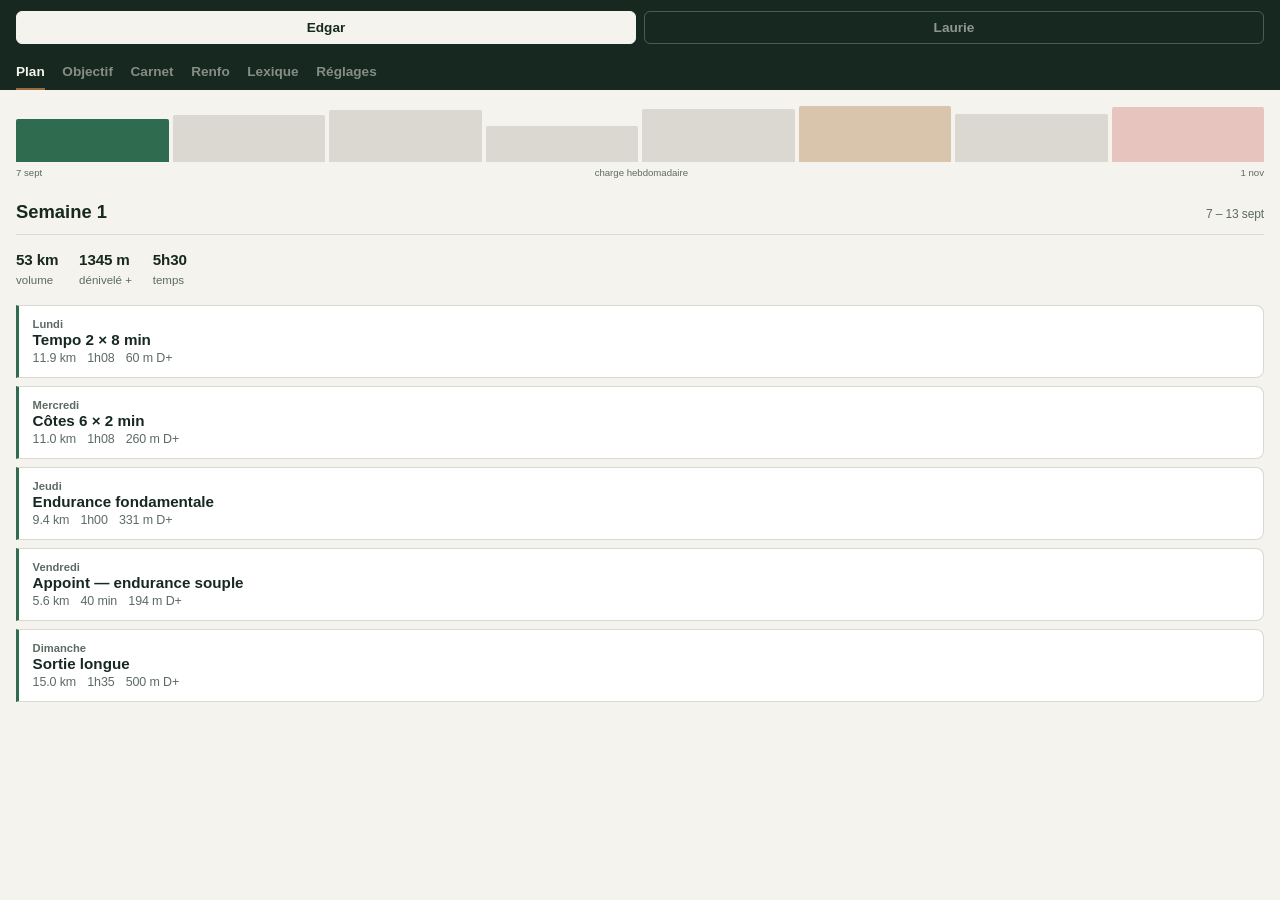
<file: index.html>
<!DOCTYPE html>
<html lang="fr">
<head>
<meta charset="UTF-8">
<meta name="viewport" content="width=device-width, initial-scale=1.0, viewport-fit=cover">
<meta name="apple-mobile-web-app-capable" content="yes">
<meta name="apple-mobile-web-app-status-bar-style" content="black-translucent">
<meta name="apple-mobile-web-app-title" content="Coach Trail">
<meta name="theme-color" content="#16281F">
<title>Coach Trail</title>
<style>
:root{--paper:#F4F3EE;--ink:#16281F;--soft:#5C6B62;--sapin:#2E6B4F;--bistre:#9C6B3F;--alerte:#B03A2E;--rule:#DAD8D0}
*{margin:0;padding:0;box-sizing:border-box;-webkit-tap-highlight-color:transparent}
html,body{height:100%}
body{font-family:-apple-system,BlinkMacSystemFont,"Segoe UI",Roboto,sans-serif;
 background:var(--paper);color:var(--ink);font-size:16px;line-height:1.5;overflow:hidden;-webkit-font-smoothing:antialiased}
.num{font-variant-numeric:tabular-nums;letter-spacing:-.01em}
.shell{display:flex;flex-direction:column;height:100vh}
header{background:var(--ink);padding:calc(.7rem + env(safe-area-inset-top)) 1rem .7rem;flex-shrink:0}
.who{display:flex;gap:.5rem}
.who button{flex:1;padding:.5rem;border:1px solid rgba(244,243,238,.25);background:none;
 color:rgba(244,243,238,.55);border-radius:6px;font-size:.85rem;font-weight:600;font-family:inherit;cursor:pointer}
.who button[aria-pressed="true"]{background:var(--paper);color:var(--ink);border-color:var(--paper)}
nav{display:flex;gap:1.1rem;padding:0 1rem;background:var(--ink);flex-shrink:0;overflow-x:auto}
nav::-webkit-scrollbar{display:none}
nav button{background:none;border:none;font-family:inherit;cursor:pointer;white-space:nowrap;
 color:rgba(244,243,238,.5);font-size:.85rem;font-weight:600;padding:.55rem 0;border-bottom:2px solid transparent}
nav button[aria-selected="true"]{color:var(--paper);border-bottom-color:var(--bistre)}
main{flex:1;overflow-y:auto;-webkit-overflow-scrolling:touch;padding:1rem 1rem 3rem}
.panel{display:none}.panel.on{display:block}
.charge-bars{display:flex;align-items:flex-end;gap:4px;height:56px}
.charge-bars button{flex:1;background:var(--rule);border:none;border-radius:2px 2px 0 0;cursor:pointer;padding:0}
.charge-bars button.peak{background:#D9C4AC}
.charge-bars button.race{background:#E8C4BE}
.charge-bars button[aria-current="true"].race{background:var(--alerte)}
.charge-bars button[aria-current="true"]{background:var(--sapin)}
.charge-bars button[aria-current="true"].peak{background:var(--bistre)}
.scale{display:flex;justify-content:space-between;font-size:.6rem;color:var(--soft);margin:4px 0 1.1rem}
.weekhead{display:flex;justify-content:space-between;align-items:baseline;
 border-bottom:1px solid var(--rule);padding-bottom:.5rem;margin-bottom:.9rem}
.weekhead h2{font-size:1.15rem;font-weight:700}
.weekhead .dates{font-size:.75rem;color:var(--soft)}
.wtot{display:flex;gap:1.3rem;font-size:.72rem;color:var(--soft);margin-bottom:1rem}
.wtot b{color:var(--ink);font-size:.95rem;font-weight:700;display:block}
.tag{display:inline-block;font-size:.65rem;font-weight:700;padding:2px 7px;border-radius:3px;margin-bottom:.6rem}
.tag.light{background:#E4E8E3;color:var(--sapin)}
.tag.peak{background:#F0E2D2;color:var(--bistre)}
.tag.race{background:#F5DDD9;color:var(--alerte)}
.session{width:100%;text-align:left;background:#fff;border:1px solid var(--rule);border-left:3px solid var(--sapin);
 border-radius:0 8px 8px 0;padding:.75rem .85rem;margin-bottom:.5rem;font-family:inherit;cursor:pointer;display:block;color:inherit}
.session:active{background:#F7F9F7}
.session.key{border-left-color:var(--bistre)}
.session.race{border-left-color:var(--alerte)}
.session .day{font-size:.7rem;color:var(--soft);font-weight:600}
.session .title{font-size:.95rem;font-weight:700;margin:1px 0 3px}
.session .meta{font-size:.78rem;color:var(--soft)}
.session .meta span{margin-right:.7rem}
.sheet{position:fixed;inset:0;background:rgba(22,40,31,.5);display:none;align-items:flex-end;z-index:50}
.sheet.on{display:flex}
.sheet-in{background:var(--paper);width:100%;max-height:90vh;overflow-y:auto;border-radius:14px 14px 0 0;
 padding:1.1rem 1.1rem calc(2rem + env(safe-area-inset-bottom))}
.sheet-top{display:flex;justify-content:space-between;align-items:flex-start;gap:1rem;margin-bottom:.9rem}
.sheet-top h3{font-size:1.2rem;font-weight:700;line-height:1.25}
.sheet-top .sub{font-size:.75rem;color:var(--soft);margin-top:2px}
.sheet-top button{background:none;border:none;font-size:1.5rem;line-height:1;color:var(--soft);cursor:pointer}
.figs{display:grid;grid-template-columns:repeat(3,1fr);gap:1px;background:var(--rule);
 border:1px solid var(--rule);border-radius:8px;overflow:hidden;margin-bottom:.9rem}
.fig{background:#fff;padding:.6rem .4rem;text-align:center}
.fig b{display:block;font-size:1.05rem;font-weight:700}
.fig span{font-size:.62rem;color:var(--soft)}
.block{margin-bottom:.9rem}
.block h4{font-size:.7rem;color:var(--soft);font-weight:700;margin-bottom:.35rem;text-transform:uppercase;letter-spacing:.03em}
.block p{font-size:.9rem}
.step{display:grid;grid-template-columns:3.3rem 1fr;gap:.6rem;padding:.4rem 0;border-bottom:1px solid var(--rule)}
.step .t{font-size:.8rem;font-weight:700;color:var(--bistre)}
.step .b{font-size:.85rem}
.step .b em{display:block;font-style:normal;font-size:.75rem;color:var(--soft);margin-top:1px}
.ngp{background:#EDF1EE;border-left:3px solid var(--sapin);padding:.6rem .7rem;border-radius:0 6px 6px 0}
.ngp b{font-size:1.4rem;color:var(--sapin)}
.ngp span{display:block;font-size:.72rem;color:var(--soft);margin-top:2px}
.ngp em{font-style:italic}
.bn{display:inline-block;font-size:.68rem;font-weight:700;color:var(--sapin);
 background:#E4EDE7;border-radius:3px;padding:0 4px;margin-left:.3rem;vertical-align:1px}
.feel{background:#EDF1EE;border-left:3px solid var(--sapin);padding:.6rem .7rem;border-radius:0 6px 6px 0;font-size:.85rem}
.warn{background:#F7EDE8;border-left:3px solid var(--alerte);padding:.6rem .7rem;border-radius:0 6px 6px 0;font-size:.85rem}
.scen{border:1px solid var(--rule);background:#fff;border-radius:8px;padding:.8rem;margin-bottom:.6rem}
.scen.pick{border-color:var(--sapin);border-width:2px}
.scen-top{display:flex;justify-content:space-between;align-items:baseline;margin-bottom:.25rem}
.scen-top b{font-size:.9rem}.scen-top .t{font-size:1.25rem;font-weight:700}
.scen p{font-size:.78rem;color:var(--soft)}
.chk{border-left:2px solid var(--rule);padding-left:.9rem;margin-left:.3rem}
.chk-item{position:relative;padding-bottom:1rem}
.chk-item::before{content:"";position:absolute;left:calc(-.9rem - 5px);top:.45em;width:8px;height:8px;border-radius:50%;background:var(--bistre)}
.chk-item b{font-size:.9rem}.chk-item p{font-size:.8rem;color:var(--soft)}
label{display:block;font-size:.7rem;color:var(--soft);font-weight:600;margin-bottom:3px}
input,select,textarea{width:100%;padding:.5rem;border:1px solid var(--rule);border-radius:6px;font-size:1rem;
 font-family:inherit;background:#fff;color:var(--ink);margin-bottom:.6rem;-webkit-appearance:none}
.pair{display:grid;grid-template-columns:1fr 1fr;gap:.6rem}
.paceRow{display:flex;justify-content:space-between;align-items:center;
 padding:.45rem 0;border-bottom:1px solid var(--rule)}
.paceRow label{margin:0;font-size:.85rem;color:var(--ink);font-weight:600}
.paceIn{display:flex;align-items:center;gap:.2rem}
.paceIn input{width:3.1rem;margin:0;text-align:center;font-variant-numeric:tabular-nums;padding:.4rem .2rem}
.paceIn input::-webkit-outer-spin-button,.paceIn input::-webkit-inner-spin-button{-webkit-appearance:none;margin:0}
.paceIn span{font-size:.85rem;color:var(--soft)}
button.act{width:100%;padding:.7rem;border:none;border-radius:6px;background:var(--sapin);
 color:var(--paper);font-size:.9rem;font-weight:700;font-family:inherit;cursor:pointer;margin-bottom:.5rem}
button.act.ghost{background:#fff;color:var(--sapin);border:1px solid var(--rule)}
.opt{display:block;text-align:left;background:#fff;border:1px solid var(--rule);border-radius:8px;
 padding:.6rem;font-family:inherit;color:inherit;cursor:pointer;margin-bottom:.6rem;width:100%}
.opt.on{border-color:var(--sapin);border-width:2px;padding:calc(.6rem - 1px)}
.opt b{display:block;font-size:.9rem;font-weight:700}
.opt span{font-size:.72rem;color:var(--soft)}
.zrow{display:flex;justify-content:space-between;padding:.4rem 0;border-bottom:1px solid var(--rule);font-size:.85rem}
.zrow span{color:var(--soft)}
h3.sec{font-size:.95rem;font-weight:700;margin:1.2rem 0 .6rem}
.drop{width:100%;display:block;text-align:left;background:#fff;border:1px dashed var(--sapin);
 border-radius:8px;padding:1rem;font-family:inherit;color:inherit;cursor:pointer;margin-bottom:1rem}
.drop.over{background:#EDF3EF}
.drop b{display:block;font-size:.95rem;font-weight:700}
.drop span{font-size:.78rem;color:var(--soft)}
.split{display:grid;grid-template-columns:2rem 1fr auto;gap:.6rem;align-items:center;
 padding:.35rem 0;border-bottom:1px solid var(--rule);font-size:.82rem}
.split .kmno{color:var(--soft);font-size:.75rem}
.split .bar{height:6px;background:var(--rule);border-radius:3px;overflow:hidden}
.split .bar i{display:block;height:100%;background:var(--sapin)}
.split .bar i.slow{background:var(--bistre)}
.split .val{text-align:right;white-space:nowrap}
.split .val em{font-style:normal;color:var(--soft);font-size:.72rem;margin-left:.4rem}
.cmp{display:grid;grid-template-columns:1fr auto auto;gap:.6rem;padding:.4rem 0;border-bottom:1px solid var(--rule);font-size:.85rem}
.cmp span{color:var(--soft)}.cmp .ok{color:var(--sapin);font-weight:700}.cmp .off{color:var(--bistre);font-weight:700}
.log{background:#fff;border:1px solid var(--rule);border-radius:6px;padding:.6rem;margin-bottom:.4rem;font-size:.85rem}
.log .meta{font-size:.75rem;color:var(--soft);margin-top:2px}
.empty{font-size:.85rem;color:var(--soft);padding:1rem 0;text-align:center}
.lex{border-bottom:1px solid var(--rule);padding:.6rem 0}
.lex b{display:block;font-size:.9rem}
.lex p{font-size:.83rem;color:var(--soft)}
.lex .me{font-size:.78rem;color:var(--bistre);font-weight:600;margin-top:2px}
.banner{background:#F7EDE8;border:1px solid var(--alerte);border-radius:8px;padding:.7rem;font-size:.82rem;margin-bottom:1rem}
.toast{position:fixed;bottom:calc(1.5rem + env(safe-area-inset-bottom));left:50%;transform:translateX(-50%);
 background:var(--ink);color:var(--paper);padding:.6rem 1.1rem;border-radius:6px;font-size:.85rem;z-index:99;max-width:90%}
:focus-visible{outline:2px solid var(--bistre);outline-offset:2px}
</style>
</head>
<body>
<div class="shell">
  <header><div class="who">
    <button onclick="setAth('edgar')" aria-pressed="true" id="wE">Edgar</button>
    <button onclick="setAth('laurie')" aria-pressed="false" id="wL">Laurie</button>
  </div></header>
  <nav>
    <button onclick="setTab('plan')" aria-selected="true" id="tPlan">Plan</button>
    <button onclick="setTab('goal')" aria-selected="false" id="tGoal">Objectif</button>
    <button onclick="setTab('log')" aria-selected="false" id="tLog">Carnet</button>
    <button onclick="setTab('renfo')" aria-selected="false" id="tRenfo">Renfo</button>
    <button onclick="setTab('lex')" aria-selected="false" id="tLex">Lexique</button>
    <button onclick="setTab('me')" aria-selected="false" id="tMe">Réglages</button>
  </nav>
  <main>
    <section id="plan" class="panel on">
      <div id="warnStore"></div>
      <div class="charge-bars" id="bars"></div>
      <div class="scale"><span>7 sept</span><span>charge hebdomadaire</span><span>1 nov</span></div>
      <div class="weekhead"><h2 id="wkTitle"></h2><div class="dates num" id="wkDates"></div></div>
      <div id="wkTag"></div>
      <div class="wtot">
        <div><b class="num" id="wkKm"></b>volume</div>
        <div><b class="num" id="wkD"></b>dénivelé +</div>
        <div><b class="num" id="wkH"></b>temps</div>
      </div>
      <div id="sessions"></div>
    </section>
    <section id="goal" class="panel"></section>
    <section id="log" class="panel">
      <button class="drop" id="drop" onclick="pick.click()">
        <b>Importer une séance Suunto</b>
        <span>Export JSON de la montre. Touche pour choisir le fichier.</span>
      </button>
      <input type="file" id="pick" accept=".json,application/json" hidden>
      <div id="suuntoOut"></div>
      <h3 class="sec">Ou saisir à la main</h3>
      <label for="lDate">Date</label><input type="date" id="lDate">
      <label for="lType">Séance</label>
      <select id="lType"><option value="">Choisir</option><option>Seuil</option><option>Côtes</option>
        <option>Endurance</option><option>Appoint</option><option>Sortie longue</option><option>Natation</option></select>
      <div class="pair">
        <div><label for="lKm">Distance (km)</label><input type="number" step="0.1" id="lKm"></div>
        <div><label for="lMin">Durée (min)</label><input type="number" id="lMin"></div>
        <div><label for="lD">D+ (m)</label><input type="number" id="lD"></div>
        <div><label for="lFc">FC moyenne</label><input type="number" id="lFc"></div>
      </div>
      <label for="lNote">Sensations, douleurs</label><input type="text" id="lNote" placeholder="Jambe gauche, fatigue, météo…">
      <button class="act" onclick="saveLog()">Enregistrer la séance</button>
      <h3 class="sec">Séances enregistrées</h3>
      <div id="logList"></div>
    </section>
    <section id="renfo" class="panel"></section>
    <section id="lex" class="panel"></section>
    <section id="me" class="panel">
      <div id="warnStore2"></div>
      <h3 class="sec">Allures de référence sur plat</h3>
      <div id="paces"></div>
      <label for="aFc">Fréquence cardiaque maximale (bpm)</label><input type="number" id="aFc">
      <button class="act" onclick="saveMe()">Enregistrer</button>
      <div id="rythme"></div>
      <div id="zones"></div>
      <h3 class="sec">Sauvegarde</h3>
      <p style="font-size:.8rem;color:var(--soft);margin-bottom:.6rem">
        Copie ce texte pour conserver tes réglages ailleurs, ou colle-en un pour les restaurer.</p>
      <textarea id="backup" rows="3" style="font-size:.75rem"></textarea>
      <button class="act ghost" onclick="doBackup()">Afficher mes réglages</button>
      <button class="act ghost" onclick="doRestore()">Restaurer depuis le texte</button>
    </section>
  </main>
</div>
<div class="sheet" id="sheet" onclick="if(event.target===this)closeSheet()"><div class="sheet-in" id="sheetIn"></div></div>
<script>
/* ===== calendrier ===== */
var DATES=["7 – 13 sept","14 – 20 sept","21 – 27 sept","28 sept – 4 oct",
           "5 – 11 oct","12 – 18 oct","19 – 25 oct","26 oct – 1 nov"];

/* ===== paramètres du plan =====
   seuil : [répétitions, minutes par bloc, filière]
   cotes : [répétitions, minutes de montée]
   ef    : minutes d'endurance fondamentale
   ap    : minutes de la séance d'appoint (0 = pas d'appoint cette semaine)
   lg    : [km, D+] de la sortie longue                                  */
var PAR={
 edgar:{vasc:1300,
  seuil:[[2,8,"tempo"],[3,8,"tempo"],[2,12,"tempo"],[2,8,"tempo"],
         [3,10,"seuil"],[2,15,"seuil"],[1,20,"tempo"],[3,3,"seuil"]],
  cotes:[[6,2],[7,2],[8,2],[5,2],[6,3],[8,3],[6,2],[4,1.5]],
  cible:[68,74,80,64,88,90,74,55],
  ef:[60,66,74,54,84,82,64,40],
  ap:[40,42,45,0,0,0,35,0],
  lg:[[15,500],[17,600],[20,700],[14,480],[23,800],[26,900],[19,650],[42,1200]],
  jours:["Lundi","Mercredi","Jeudi","Vendredi","Dimanche"],ech:30},
 laurie:{vasc:900,
  seuil:[[2,6,"tempo"],[2,8,"tempo"],[3,7,"tempo"],[2,6,"tempo"],
         [3,8,"tempo"],[3,8,"tempo"],[2,6,"tempo"],[3,3,"tempo"]],
  cotes:[[5,1.5],[6,1.5],[7,1.5],[5,1.5],[6,2],[7,2],[5,1.5],[4,1]],
  cible:[58,58,60,50,60,60,55,45],
  ef:[50,55,60,45,60,60,50,35],
  lg:[[9,180],[11,230],[13,280],[10,180],[15,350],[17,430],[13,280],[20,600]],
  jours:["Jour 1","Jour 2","Jour 3","Week-end"],ech:15}
};

/* ===== ressenti attendu par filière ===== */
var FEEL={
 fond:"Respiration facile. Tu dois pouvoir tenir une conversation par phrases entières. Si ce n'est pas le cas, ralentis.",
 tempo:"Effort soutenu mais maîtrisé. Quelques mots passent, pas une phrase. Tu finis en te disant que tu aurais pu tenir deux minutes de plus, pas dix.",
 seuil:"Franchement inconfortable. Tu comptes les minutes, la respiration est ample et rapide, mais la foulée reste propre jusqu'au bout.",
 recup:"Très facile, presque frustrant de lenteur. Aucun essoufflement, aucune tension musculaire. C'est le but.",
 cote:"Souffle court en haut, cuisses qui brûlent, mais foulée qui reste tonique et regard devant. Si tu te casses en deux, la pente est trop raide ou l'allure trop rapide.",
 longue:"Facile pendant la première heure, puis c'est la durée qui pèse, jamais l'allure. Tu dois finir en te sentant capable d'aller plus loin.",
 course:"Les deux premières heures doivent sembler trop lentes. Cette impression est le seul garde-fou contre l'effondrement du dernier tiers.",
 nat:"Aisance respiratoire, aucun forçage. La séance sert la récupération autant que le volume aérobie."
};

/* ===== objectifs ===== */
var GOAL={
 edgar:{race:"42 km · 1200 m D+",eq:54,
  sc:[["Ambitieux","4h25","4'55/km sur plat équivalent. Suppose une préparation sans accroc."],
      ["Réaliste","4h45","5'17/km. La cible autour de laquelle construire la stratégie de course."],
      ["Repli","5h10","5'45/km. Gestion prudente si la jambe gauche se manifeste."]],
  chk:[["Fin semaine 3 — 27 septembre","Sortie de 21 km. Ce qui compte : l'allure d'effort à fréquence cardiaque contenue, et l'état de la jambe gauche le lendemain."],
       ["Fin semaine 6 — 18 octobre","Sortie de 28 km avec 750 m de D+. C'est le vrai prédicteur : son chrono fixe la cible définitive."]],
  tbl:[["2h30","≈ 3h59"],["2h45","≈ 4h23"],["3h00","≈ 4h47"]],
  note:"Projection à partir du chrono de la semaine 6 sur 26 km et 900 m de D+.",
  warn:"Ta sortie du 13 septembre — 16,4 km et 615 m de D+ en 1h41 à 76 % de ta fréquence maximale — déplace nettement ces cibles vers le haut. Les 4h ne sont plus hors d'atteinte : il faudrait boucler la semaine 6 autour de 2h30. La sortie de 26 km du 18 octobre tranchera."},
 laurie:{race:"20 km · environ 600 m D+",eq:26,
  sc:[["Ambitieux","3h10","7'20/km sur plat équivalent."],
      ["Réaliste","3h25","8'00/km. La cible de travail."],
      ["Repli","3h40","8'30/km, gestion prudente des genoux."]],
  chk:[["Fin semaine 3 — 27 septembre","Sortie de 14 km. Référence d'allure et état des genoux le lendemain."],
       ["Fin semaine 6 — 18 octobre","Sortie de 18 km avec les semelles. Fixe la cible définitive."]],
  tbl:[["2h10","≈ 3h05"],["2h25","≈ 3h25"],["2h40","≈ 3h45"]],
  note:"Projection à partir du chrono de la semaine 6 sur 18 km et 450 m de D+.",
  warn:"Le dénivelé du 20 km est estimé à 600 m. À confirmer sur le profil officiel : il déplace la cible de plusieurs minutes."}
};

/* ===== lexique ===== */
var LEX=[
 ["Allure fondamentale","Le rythme de base, celui de la majorité du volume. Assez lent pour parler sans gêne. C'est l'allure qui construit l'endurance, pas celle qui impressionne.","Edgar 6'18 · Laurie 8'00"],
 ["Allure tempo","Effort soutenu mais tenable longtemps, autour de 80-88 % de la fréquence maximale. Sert à repousser le moment où l'effort devient coûteux.","Edgar 5'30 · Laurie 7'30"],
 ["Seuil","La frontière au-delà de laquelle l'organisme ne parvient plus à évacuer ce qu'il produit. Travailler juste en dessous déplace cette frontière.","Edgar 5'06 · Laurie 7'12"],
 ["Allure d'effort","Allure corrigée du dénivelé, affichée par la Suunto. Elle traduit ce que tu aurais couru sur plat pour le même effort, ce qui rend deux séances comparables malgré des terrains différents.",""],
 ["Distance équivalente","Convention pour comparer des parcours : on ajoute 1 km par 100 m de dénivelé positif. Le 42 km avec 1200 m D+ pèse donc comme 54 km de plat.",""],
 ["D+ et D−","Dénivelé positif (ce qui monte) et négatif (ce qui descend). Le D+ fatigue, le D− casse : c'est lui qui provoque courbatures et blessures.",""],
 ["Vitesse ascensionnelle","Mètres de dénivelé gravis par heure. Sert à convertir une durée de montée en D+.","Edgar ≈ 1300 m/h · Laurie ≈ 900 m/h"],
 ["Zones de fréquence cardiaque","Découpage de l'effort en cinq intensités, calculées depuis la fréquence maximale. Elles servent de contrôle quand les sensations trompent.",""],
 ["Endurance fondamentale","Séance longue et lente, sans bloc rapide. La plus ennuyeuse et la plus rentable. La courir trop vite est l'erreur la plus fréquente.",""],
 ["Séance d'appoint","Sortie très souple qui ajoute du volume aérobie sans fatigue. Première à sauter en cas de doute.",""],
 ["Fractionné en côte","Répétitions de montée séparées par des descentes de récupération. Développe la force spécifique et l'économie de foulée.",""],
 ["Sortie longue","La séance qui décide de la course. Elle habitue le corps à durer, teste la nutrition, le matériel et la tête.",""],
 ["Répétition générale","Sortie où tout est testé en conditions réelles : tenue, chaussures, sac, ravitaillement, horaire. Ici, la semaine 6.",""],
 ["Semaine allégée","Baisse volontaire du volume pour laisser le corps assimiler. C'est pendant le repos que les progrès se fixent, pas pendant l'effort.",""],
 ["Pic de charge","La semaine la plus lourde du plan. Suivie obligatoirement d'une décroissance.",""],
 ["Affûtage","Réduction progressive du volume avant la course, à intensité maintenue. On perd un peu de forme apparente, on gagne beaucoup de fraîcheur.",""],
 ["Règle des 10 %","Le volume hebdomadaire n'augmente pas de plus de 10 % d'une semaine sur l'autre. Au-delà, le risque de blessure grimpe plus vite que la forme.",""],
 ["Travail excentrique","Renforcement où le muscle s'allonge sous charge, comme les mollets sur une marche. C'est la meilleure protection contre les récidives tendineuses.",""],
 ["Proprioception","Travail d'équilibre sur plan instable. Améliore la stabilité de la cheville sur terrain irrégulier.",""],
 ["Dérive cardiaque","Fréquence qui monte alors que l'allure reste constante. Signe de fatigue, de déshydratation ou de chaleur. Visible dans le carnet après import.",""],
 ["Tour automatique","Découpage de la séance par la montre à chaque kilomètre. Indispensable pour lire où le terrain a coûté.",""]
];

/* ===== progression du travail de descente =====
   Le D− est le facteur de casse d'un urban trail : freinage répété, escaliers,
   revêtement dur. Il se construit par paliers, jamais d'un coup. */
var DESC={
 edgar:[
  "Trottinées, pose de pied douce. On récupère, on ne travaille pas encore",
  "Trottinées, cadence légèrement plus élevée, petits pas",
  "Deux descentes sur les six menées un peu plus vite, le reste en récupération",
  "Trottinées souples : semaine allégée, aucune sollicitation en freinage",
  "La moitié des descentes en appui actif, buste légèrement en avant",
  "Toutes les descentes en appui actif : c'est le pic du travail excentrique",
  "Retour en trottinées souples : la fraîcheur prime désormais",
  "Marchées. Plus aucune contrainte de freinage avant la course"],
 laurie:[
  "Trottinées, pose de pied douce",
  "Trottinées souples, petits pas",
  "Trottinées, cadence un peu plus élevée",
  "Trottinées souples : semaine allégée",
  "Trottinées, deux descentes en appui un peu plus actif",
  "Trottinées, la moitié en appui actif",
  "Trottinées souples",
  "Marchées"]
};

/* ===== renforcement ===== */
var RENFO={
 edgar:{
  intro:"Ton historique — tendinite du genou et tendon d'Achille gauche, crampes de mollet — désigne le tendon "+
    "comme facteur limitant, pas le cardio. Le travail excentrique est la seule prévention dont l'efficacité soit "+
    "établie sur les tendinopathies achilléennes. Deux séances par semaine, 15 à 20 minutes, "+
    "enchaînées directement après la course pendant que le corps est chaud.",
  seances:[
   {nom:"Séance A — force",quand:"Mercredi, après les côtes",duree:"18 min",
    but:"Développer la force en montée et la résistance au freinage en descente.",
    ex:[
     {n:"Mollets excentriques sur marche",s:"3 × 15 par jambe",
      t:"Montée sur les deux pieds, descente sur un seul en 3 secondes, talon sous le niveau de la marche.",
      e:"Descendre trop vite. La lenteur est le stimulus, pas la charge.",
      w:"Le seul exercice non négociable de ta liste. Commence par la jambe gauche pour lui donner tes forces intactes."},
     {n:"Chaise contre un mur",s:"3 × 45 s",
      t:"Dos plaqué, cuisses parallèles au sol, poids sur les talons.",
      e:"Remonter le bassin quand ça brûle. Descends plutôt la durée que la position.",
      w:"Prépare le quadriceps au freinage répété des escaliers stéphanois."},
     {n:"Fentes marchées",s:"3 × 12 par jambe",
      t:"Grand pas, genou arrière proche du sol, buste droit. Le genou avant ne dépasse pas la pointe du pied.",
      e:"Pas trop court, qui reporte la charge sur le genou au lieu de la fesse.",
      w:"Force en montée, et stabilité du bassin en fin de course."},
     {n:"Gainage ventral",s:"3 × 45 s",
      t:"Appui sur les avant-bras, corps aligné des talons à la nuque.",
      e:"Bassin qui s'affaisse ou fesses relevées.",
      w:"Une foulée tient par le tronc quand les jambes ne suivent plus."}]},
   {nom:"Séance B — stabilité",quand:"Jeudi, après l'endurance",duree:"15 min",
    but:"Protéger la cheville et le genou sur terrain irrégulier, corriger les déséquilibres droite-gauche.",
    ex:[
     {n:"Mollets excentriques, jambe gauche seule",s:"3 × 15",
      t:"Même exécution qu'en séance A, sur la jambe gauche uniquement.",
      e:"Sauter la séance quand tout va bien. C'est précisément là qu'elle sert.",
      w:"Dose supplémentaire sur le côté fragile. C'est ce rattrapage qui fait la différence sur huit semaines."},
     {n:"Pont fessier sur une jambe",s:"3 × 12 par jambe",
      t:"Allongé sur le dos, une jambe tendue, monter le bassin par la fesse d'appui.",
      e:"Pousser avec le bas du dos plutôt qu'avec la fesse.",
      w:"Un fessier faible transfère la charge sur les ischio-jambiers, puis sur le mollet."},
     {n:"Gainage latéral",s:"3 × 40 s par côté",
      t:"Appui sur l'avant-bras et le pied, corps aligné vu de face.",
      e:"Bassin qui recule, ce qui transforme l'exercice en position de repos.",
      w:"Tient le bassin sur les appuis instables des sentiers."},
     {n:"Équilibre sur plan instable",s:"3 × 45 s par jambe",
      t:"Sur ton plan instable, genou légèrement fléchi. Yeux ouverts, puis fermés quand c'est acquis.",
      e:"Se rattraper au mur. Mieux vaut réduire la durée et rester autonome.",
      w:"Réduit le risque d'entorse, et améliore la vitesse en descente technique."}]}],
  prog:[
   ["Semaines 1 à 3","Installer le geste. Aucune charge additionnelle. Chercher la lenteur sur les descentes de mollet, la stabilité sur le reste. Si des courbatures apparaissent au tendon plutôt qu'au muscle, réduis à deux séries."],
   ["Semaines 4 à 6","Ajouter une quatrième série sur le mollet excentrique, ou un sac à dos lesté de 5 kg. Porter le gainage à 60 secondes. Les fentes passent à 15 répétitions."],
   ["Semaines 7 et 8","Maintenir le mollet excentrique à l'identique, alléger tout le reste de moitié. Arrêter complètement le renforcement les cinq jours précédant la course."]],
  regle:"Une douleur tendineuse qui persiste le lendemain matin impose de sauter la séance suivante. "+
    "Une gêne musculaire diffuse, non."},
 laurie:{
  intro:"La sensibilité des genoux se traite en amont, par la hanche. Un genou douloureux en descente est presque "+
    "toujours un genou insuffisamment tenu par le moyen fessier et le quadriceps. Deux séances par semaine, "+
    "15 minutes, juste après la course.",
  seances:[
   {nom:"Séance A — force",quand:"Jour 2, après les côtes",duree:"15 min",
    but:"Renforcer le quadriceps et la chaîne latérale qui stabilisent le genou en descente.",
    ex:[
     {n:"Chaise contre un mur",s:"3 × 45 s",
      t:"Dos plaqué, cuisses parallèles au sol, poids sur les talons.",
      e:"Genoux qui rentrent vers l'intérieur.",
      w:"Le quadriceps est le premier amortisseur du genou en descente."},
     {n:"Montées sur marche",s:"3 × 12 par jambe",
      t:"Monter sur une marche basse en poussant sur la jambe d'appui, redescendre lentement en 3 secondes.",
      e:"S'aider de l'élan de la jambe libre.",
      w:"La descente lente est la partie utile : c'est le geste de la descente en course."},
     {n:"Abduction de hanche en appui latéral",s:"3 × 15 par côté",
      t:"Allongée sur le côté, jambe supérieure tendue montée lentement.",
      e:"Basculer le bassin en arrière pour tricher.",
      w:"Le moyen fessier empêche le genou de s'effondrer vers l'intérieur à chaque appui."},
     {n:"Gainage ventral",s:"3 × 40 s",
      t:"Appui sur les avant-bras, corps aligné.",e:"Bassin qui s'affaisse.",w:""}]},
   {nom:"Séance B — stabilité",quand:"Jour 3, après l'endurance",duree:"12 min",
    but:"Équilibre, proprioception et chaîne postérieure.",
    ex:[
     {n:"Pont fessier sur une jambe",s:"3 × 12 par jambe",
      t:"Monter le bassin par la fesse d'appui, jambe libre tendue.",
      e:"Pousser avec le bas du dos.",w:""},
     {n:"Gainage latéral",s:"3 × 35 s par côté",
      t:"Appui sur l'avant-bras et le pied, corps aligné vu de face.",e:"Bassin qui recule.",w:""},
     {n:"Équilibre sur plan instable",s:"3 × 45 s par jambe",
      t:"Genou légèrement fléchi, yeux ouverts puis fermés.",e:"Se rattraper au mur.",
      w:"Protège la cheville sur les appuis irréguliers."},
     {n:"Mollets sur marche",s:"2 × 15 par jambe",
      t:"Montée sur deux pieds, descente lente sur un seul.",e:"Descendre trop vite.",
      w:"Prévention générale, moins prioritaire que pour Edgar mais utile."}]}],
  prog:[
   ["Semaines 1 à 3","Installer le geste, sans charge. Priorité à la qualité d'exécution sur le nombre."],
   ["Semaines 4 à 6","Porter le gainage à 50 secondes, passer les montées sur marche à 15 répétitions."],
   ["Semaines 7 et 8","Réduire de moitié. Arrêter cinq jours avant la course."]],
  regle:"Une douleur vive au genou pendant un exercice impose de l'arrêter, pas de le poursuivre en serrant les dents."}
};

/* ===== relief du terrain =====
   Peu de terrain plat disponible : chaque sortie porte un dénivelé structurel,
   environ 35 m par km, mesuré sur la sortie du 13 septembre (615 m sur 16,4 km).
   Convention : 2 min de plus par 100 m de D+. Sur une boucle, la descente
   récupère une partie du temps perdu en montée — calibré sur la sortie du
   13 septembre : 16,4 km et 615 m en 1h41. */
var TERRAIN=35;
function terrainPace(base){return base+TERRAIN/100*2}
var DEF={edgar:{fond:5.65,tempo:5.05,seuil:4.7,recup:6.5,fc:198},
         laurie:{fond:8.0,tempo:7.5,seuil:7.2,recup:8.5,fc:185}};
var ath="edgar",wk=0,me=JSON.parse(JSON.stringify(DEF)),logs=[],appoint=true,last=null,STORE=true;

/* ===== stockage vérifié ===== */
function testStore(){
  try{localStorage.setItem("ct_test","1");
      if(localStorage.getItem("ct_test")!=="1")return false;
      localStorage.removeItem("ct_test");return true}
  catch(e){return false}
}
function put(k,v){if(!STORE)return false;try{localStorage.setItem(k,v);return true}catch(e){return false}}
function get(k){if(!STORE)return null;try{return localStorage.getItem(k)}catch(e){return null}}

STORE=testStore();
if(STORE){
  var s1=get("ct_allures");if(s1){try{me=JSON.parse(s1)}catch(e){}}
  var s2=get("ct_carnet");if(s2){try{logs=JSON.parse(s2)}catch(e){}}
  var s3=get("ct_appoint");if(s3!==null)appoint=(s3==="1");
}
function storeWarn(){
  return STORE?"":'<div class="banner"><b>Les réglages ne seront pas conservés ici.</b><br>'+
   "Cette fenêtre n'autorise pas le stockage local. Ouvre l'application depuis son adresse GitHub Pages, "+
   "puis ajoute-la à l'écran d'accueil par le bouton Partager de Safari. En attendant, "+
   "utilise la zone Sauvegarde en bas des réglages pour conserver tes allures.</div>";
}

/* ===== allures : conversion ===== */
function pace(f){return me[ath][f]}
function mmss(p){if(!p||!isFinite(p))return "—";var m=Math.floor(p);
  return m+"'"+String(Math.round((p-m)*60)).padStart(2,"0")}
function parsePace(s){
  if(!s)return null;s=String(s).replace(",",".").trim();
  var m=s.match(/^(\d+)\s*['h:]\s*(\d{1,2})$/);
  if(m)return parseInt(m[1])+parseInt(m[2])/60;
  var f=parseFloat(s);return isFinite(f)?f:null;
}
function hm(mn){mn=Math.round(mn);var h=Math.floor(mn/60),m=mn%60;
  return h?h+"h"+String(m).padStart(2,"0"):m+" min"}

/* ===== construction des séances depuis les blocs ===== */
function build(){
  var p=PAR[ath],a=me[ath],out=[],i=wk;
  var ech=p.ech,cote=a.fond+3.2,desc=a.tempo+0.1;

  /* séance de qualité */
  var q=p.seuil[i],n=q[0],d=q[1],f=q[2];
  var b=[[ech,"fond","Échauffement progressif","Départ très souple, les 2 km de route inclus"]];
  for(var j=0;j<n;j++){
    b.push([d,f,"Bloc "+(j+1)+" sur "+n+" à allure "+f,"Allure "+mmss(a[f])+"/km, régulière du début à la fin"]);
    if(j<n-1)b.push([3,"recup","Trot de récupération","Assez lent pour que le souffle redescende"]);
  }
  var used=ech+n*d+(n-1)*3+10;
  var liaQ=Math.max(5,Math.round(p.cible[i]-used));
  b.push([liaQ,"terrainFond","Footing de liaison","Sur le relief du secteur, allure facile"]);
  b.push([10,"recup","Retour au calme","Foulée relâchée"]);
  out.push(mk(p.jours[0],(f==="seuil"?"Seuil ":"Tempo ")+n+" × "+d+" min",b,60,f,
    i===7?"Court et vif : réveiller la foulée sans créer de fatigue.":
    (i===0?"Première séance de qualité. Reste sous tes sensations : la marge se prend plus tard.":"")));

  /* côtes */
  var c=p.cotes[i],up=c[0]*c[1],dn=up*0.8,dnEach=dn/c[0],dplus=Math.round(up/60*p.vasc);
  var bc=[[ech,"fond","Échauffement progressif","Jusqu'au pied de la côte, sans forcer"]];
  bc.push([up,"cote",c[0]+" montées de "+c[1]+" min","Course soutenue, pas sprint. La dernière doit ressembler à la première"]);
  bc.push([dn,"desc",c[0]+" descentes",DESC[ath][i]]);
  var liaC=Math.max(5,Math.round(p.cible[i]-(ech+up+dn+10)));
  bc.push([liaC,"terrainFond","Footing de liaison","Sur le relief du secteur, allure facile"]);
  bc.push([10,"recup","Retour au calme","Puis 15 min de renforcement"]);
  var cadNote=ath==="edgar"?
    "En montée, vise 160 à 170 pas par minute : petits pas, pied qui repart vite, plutôt que la poussée puissante "+
    "et la foulée longue qu'un sprinteur a naturellement envie de produire. Au-delà d'environ 15-18 % de pente, "+
    "marcher vite devient plus économique que courir — et bien plus protecteur pour l'Achille : marcher n'est pas un aveu de faiblesse.":"";
  var sc=mk(p.jours[1],"Côtes "+c[0]+" × "+(c[1]===1.5?"90 s":c[1]===1?"60 s":c[1]+" min"),bc,dplus,"cote",
    (i===5?"Séance de côtes la plus lourde du plan. ":
    (ath==="laurie"?"Descente en trottinant souple : les genoux ne travaillent pas en freinage sur cette séance. ":""))
    +cadNote);
  out.push(sc);

  /* endurance fondamentale, sur le relief du secteur */
  var efKm=p.ef[i]/terrainPace(a.fond),efDp=Math.round(efKm*TERRAIN);
  out.push(mk(p.jours[2],"Endurance fondamentale",
    [[p.ef[i],"terrainFond","Footing continu","Sur le relief habituel, sans chercher les plus grosses côtes du secteur"]],efDp,"fond",
    ath==="edgar"?
    (i<3?"Travaille la cadence : vise 170 à 180 pas par minute, affichés par la Race. Un ancien sprinteur "+
      "garde une foulée longue et bondissante, coûteuse sur 42 km. Raccourcir le pas et augmenter la fréquence "+
      "réduit le temps de contact au sol et ménage l'Achille. Sur ce terrain, l'allure sera plus lente qu'en plaine : "+
      "vise la sensation, pas le chiffre.":
     "Cette séance ne doit jamais être rapide. Si tu finis essoufflé, elle est ratée : c'est elle qui construit ton point faible. "+
      "Garde un œil sur la cadence, 170 à 180 pas par minute."):
    "Allure facile du début à la fin. C'est la séance qui bâtit l'endurance, pas celle où l'on se teste."));

  /* appoint, Edgar seulement */
  if(ath==="edgar"&&appoint&&p.ap[i]){
    var apKm=p.ap[i]/terrainPace(a.recup),apDp=Math.round(apKm*TERRAIN);
    out.push(mk(p.jours[3],"Appoint — endurance souple",
      [[p.ap[i],"terrainRecup","Footing très souple","Plus lent que la veille, sur le même relief modéré"]],apDp,"recup",
      i===5?"Semaine du pic : si tu dois choisir, garde dimanche frais et supprime cette séance.":
      "Séance d'appoint : la première à sacrifier au moindre signal de la jambe gauche."));
  }

  /* sortie longue */
  var l=p.lg[i],race=(i===7);
  /* au-delà de 30 km l'allure se dégrade : fatigue, ravitaillement, gestion */
  var usure=race?1.15:(l[0]>22?1.05:1);
  var lmn=l[0]*a.fond*usure+l[1]/100*2,bl=[],extra="";
  if(race){
    bl=[[lmn,"course",l[0]+" km avec "+l[1]+" m de D+","Allure "+mmss(a.fond)+"/km sur les portions plates"]];
    extra="Prise alimentaire toutes les 40 min dès la 45e. Prudence sur les dix premiers kilomètres : "+
      "les deux premières heures doivent sembler trop lentes.";
  }else if(i>=4){
    /* bloc à allure course inséré au deux tiers */
    var spec=[0,0,0,0,20,30,20][i]||0;
    bl=[[Math.round(lmn*0.6),"longue","Première partie à allure fondamentale",
         "Allure "+mmss(a.fond)+"/km, respiration facile"],
        [spec,"tempo","Bloc à allure course","Allure "+mmss((a.fond+a.tempo)/2)+
         "/km, sur terrain représentatif du parcours"],
        [Math.round(lmn*0.4)-spec,"longue","Retour à allure fondamentale",
         "Sur jambes déjà fatiguées : c'est là que se joue la fin de course"]];
  }else{
    bl=[[lmn,"longue",l[0]+" km avec "+l[1]+" m de D+","Allure "+mmss(a.fond)+"/km, sans bloc rapide"]];
  }
  if(i===2)extra="Premier test nutrition : une prise à 1 h, puis toutes les 40 min, et 400 à 500 ml de boisson par heure. "+
    "Intègre aussi deux volées d'escaliers en descente, sans forcer : la descente se construit tôt, pas la veille.";
  if(i===4)extra=ath==="edgar"?
    "Sortie spécifique : bitume et escaliers en descente sur au moins un tiers du parcours. Sur un urban trail, "+
    "c'est le freinage répété qui détruit les cuisses, pas la montée.":
    "Première sortie longue avec les semelles orthopédiques. La contrainte articulaire diffère de l'entraînement habituel.";
  if(i===5)extra="Répétition générale : tenue, chaussures, sac, nutrition et horaire du jour J. Son chrono fixe l'objectif définitif.";
  if(i===6)extra="Dernier volume conséquent. Le bloc à allure course se place sur jambes fatiguées, comme au 30e kilomètre.";
  out.push(mk(p.jours[ath==="edgar"?4:3],race?"Saint-Étienne Urban Trail":"Sortie longue",
    bl,l[1],race?"course":"longue",extra,race?"race":(i===2||i===4||i===5?"key":""),l[0]));
  return out;
}
function mk(day,title,blocks,dp,feel,note,cls,kmFix){
  var a=me[ath],p=PAR[ath],cote=a.fond+3.2,desc=a.tempo+0.1;
  var mn=0,km=0;
  for(var i=0;i<blocks.length;i++){
    var t=blocks[i][0],f=blocks[i][1];mn+=t;
    var v=f==="cote"?cote:f==="desc"?desc:f==="longue"||f==="course"?a.fond:
      f==="terrainFond"?terrainPace(a.fond):f==="terrainRecup"?terrainPace(a.recup):
      f==="nat"?0:a[f];
    if(v>0)km+=t/v;
  }
  if(kmFix!=null)km=kmFix;
  return {day:day,title:title,b:blocks,dp:dp,mn:mn,km:km,feel:feel,note:note||"",cls:cls||""};
}

/* ===== navigation ===== */
function setAth(x){ath=x;wE.setAttribute("aria-pressed",x==="edgar");
  wL.setAttribute("aria-pressed",x==="laurie");render()}
function setTab(t){
  document.querySelectorAll(".panel").forEach(function(p){p.classList.toggle("on",p.id===t)});
  [["plan",tPlan],["goal",tGoal],["log",tLog],["renfo",tRenfo],["lex",tLex],["me",tMe]]
    .forEach(function(x){x[1].setAttribute("aria-selected",x[0]===t)});
  render();
}
function render(){drawBars();drawWeek();drawGoal();drawLex();drawRenfo();drawMe();drawLog();
  warnStore.innerHTML=storeWarn();warnStore2.innerHTML=storeWarn()}

/* ===== profil de charge ===== */
function weekTotals(i){
  var save=wk;wk=i;var s=build();wk=save;
  var km=0,mn=0,dp=0;
  for(var j=0;j<s.length;j++){km+=s[j].km;mn+=s[j].mn;dp+=s[j].dp}
  return [km,mn,dp];
}
function drawBars(){
  var v=[];for(var i=0;i<8;i++)v.push(weekTotals(i)[0]);
  var mx=Math.max.apply(null,v),h="";
  for(var i=0;i<8;i++)h+='<button style="height:'+Math.max(8,Math.round(v[i]/mx*100))+'%" class="'+
    (i===5?"peak":i===7?"race":"")+'" aria-current="'+(i===wk)+'" aria-label="Semaine '+(i+1)+', '+
    Math.round(v[i])+' km" onclick="wk='+i+';render()"></button>';
  bars.innerHTML=h;
}

/* ===== semaine ===== */
function drawWeek(){
  var s=build(),t=weekTotals(wk);
  wkTitle.textContent="Semaine "+(wk+1);
  wkDates.textContent=DATES[wk];
  wkKm.textContent=Math.round(t[0])+" km";
  wkD.textContent=t[2]+" m";
  wkH.textContent=hm(t[1]);
  var tag="";
  if(wk===3)tag='<span class="tag light">Semaine allégée</span>';
  if(wk===5)tag='<span class="tag peak">Pic de charge</span>';
  if(wk===7)tag='<span class="tag race">Affûtage et course</span>';
  wkTag.innerHTML=tag;
  sessions.innerHTML=s.map(function(x,i){
    var m=['<span class="num">'+x.km.toFixed(1)+' km</span>','<span class="num">'+hm(x.mn)+'</span>'];
    if(x.dp)m.push('<span class="num">'+x.dp+' m D+</span>');
    return '<button class="session '+x.cls+'" onclick="openSheet('+i+')"><div class="day">'+x.day+
      '</div><div class="title">'+x.title+'</div><div class="meta">'+m.join("")+'</div></button>';
  }).join("");
}

/* ===== fiche séance ===== */
/* Allure NGP à tenir : l'effort exprimé en équivalent plat, tel que
   l'affiche le champ Normalized Graded Pace de la montre. Elle ne dépend
   pas du terrain, ce qui la rend lisible en montée comme en descente. */
function ngpOf(f,a){
  if(f==="tempo")return a.tempo;
  if(f==="seuil")return a.seuil;
  if(f==="cote")return a.seuil;          /* montée courue : effort de seuil */
  if(f==="recup"||f==="terrainRecup")return a.recup;
  if(f==="desc")return a.fond;           /* descente de récupération */
  return a.fond;                          /* fondamental, longue, course */
}
var HRZM={fond:[.70,.80,"zone 2"],terrainFond:[.70,.80,"zone 2"],tempo:[.80,.88,"zone 3"],
  seuil:[.88,.94,"zone 4"],cote:[.84,.94,"zones 3-4"],desc:[.68,.78,"zone 2"],
  recup:[.60,.70,"zone 1"],terrainRecup:[.60,.70,"zone 1"],
  longue:[.70,.80,"zone 2"],course:[.72,.85,"zones 2-3"],nat:[.70,.80,"zone 2"]};

function openSheet(i){
  var x=build()[i],a=me[ath];
  var z=HRZM[x.feel]||HRZM.fond;
  var steps=x.b.map(function(b){
    var n=ngpOf(b[1],a);
    return '<div class="step"><div class="t num">'+(b[0]>=60?hm(b[0]):Math.round(b[0])+" min")+
      '</div><div class="b">'+b[2]+
      (b[1]!=="nat"?' <span class="bn num">NGP '+mmss(n)+'</span>':"")+
      '<em>'+b[3]+'</em></div></div>';
  }).join("");
  sheetIn.innerHTML=
   '<div class="sheet-top"><div><h3>'+x.title+'</h3><div class="sub">'+x.day+' · semaine '+(wk+1)+
   '</div></div><button onclick="closeSheet()" aria-label="Fermer">×</button></div>'+
   '<div class="figs"><div class="fig"><b class="num">'+x.km.toFixed(1)+' km</b><span>distance</span></div>'+
   '<div class="fig"><b class="num">'+(x.dp?x.dp+" m":"—")+'</b><span>dénivelé +</span></div>'+
   '<div class="fig"><b class="num">'+hm(x.mn)+'</b><span>durée</span></div></div>'+
   '<div class="block"><h4>Allure NGP à tenir</h4>'+
     '<div class="ngp"><b class="num">'+mmss(ngpOf(x.feel,a))+'</b>/km'+
     '<span>champ <em>Normalized Graded Pace</em> de la Race — la même valeur en montée comme en descente</span></div>'+
   '</div>'+
   '<div class="block"><h4>Déroulé</h4>'+steps+'</div>'+
   (x.feel!=="nat"?'<div class="block"><h4>Fréquence cardiaque</h4><p>'+z[2]+', <span class="num">'+
     Math.round(a.fc*z[0])+"–"+Math.round(a.fc*z[1])+' bpm</span></p></div>':"")+
   '<div class="block"><h4>Ressenti attendu</h4><div class="feel">'+FEEL[x.feel]+'</div></div>'+
   (x.note?'<div class="warn">'+x.note+'</div>':"");
  sheet.classList.add("on");
}
function closeSheet(){sheet.classList.remove("on")}

/* ===== objectif ===== */
function drawGoal(){
  var g=GOAL[ath];
  goal.innerHTML='<h3 class="sec">'+g.race+'</h3><p style="font-size:.8rem;color:var(--soft);margin-bottom:.8rem">'+
   'Distance équivalente sur plat : <b class="num">'+g.eq+' km</b>. Le dénivelé se convertit à raison de 100 m pour 1 km.</p>'+
   g.sc.map(function(s,i){return '<div class="scen '+(i===1?"pick":"")+'"><div class="scen-top"><b>'+s[0]+
     '</b><span class="t num">'+s[1]+'</span></div><p>'+s[2]+'</p></div>'}).join("")+
   '<div class="warn" style="margin-top:.6rem">'+g.warn+'</div>'+
   '<h3 class="sec">Points de décision</h3><div class="chk">'+
   g.chk.map(function(c){return '<div class="chk-item"><b>'+c[0]+'</b><p>'+c[1]+'</p></div>'}).join("")+'</div>'+
   '<h3 class="sec">Ce que dira la semaine 6</h3><p style="font-size:.8rem;color:var(--soft);margin-bottom:.5rem">'+
   g.note+'</p>'+g.tbl.map(function(r){return '<div class="zrow"><span class="num">'+r[0]+
     '</span><b class="num">'+r[1]+'</b></div>'}).join("");
}

/* ===== lexique ===== */
function drawLex(){
  lex.innerHTML='<p style="font-size:.8rem;color:var(--soft);margin-bottom:.6rem">'+
   'Les termes du plan, avec les valeurs qui te concernent.</p>'+
   LEX.map(function(l){return '<div class="lex"><b>'+l[0]+'</b><p>'+l[1]+'</p>'+
     (l[2]?'<div class="me num">'+l[2]+'</div>':"")+'</div>'}).join("");
}

function drawRenfo(){
  var r=RENFO[ath];
  var h='<p style="font-size:.85rem;margin-bottom:1rem">'+r.intro+'</p>';
  h+=r.seances.map(function(sc){
    return '<div class="weekhead" style="margin-top:1.2rem"><h2 style="font-size:1rem">'+sc.nom+
      '</h2><div class="dates num">'+sc.duree+'</div></div>'+
      '<p style="font-size:.78rem;color:var(--soft);margin-bottom:.2rem">'+sc.quand+'</p>'+
      '<p style="font-size:.82rem;margin-bottom:.6rem">'+sc.but+'</p>'+
      sc.ex.map(function(e){
        return '<div class="lex"><div style="display:flex;justify-content:space-between;gap:.6rem">'+
          '<b>'+e.n+'</b><span class="num" style="font-size:.8rem;font-weight:700;color:var(--bistre);white-space:nowrap">'+e.s+'</span></div>'+
          '<p>'+e.t+'</p>'+
          '<p style="color:var(--alerte);font-size:.78rem;margin-top:2px">À éviter : '+e.e+'</p>'+
          (e.w?'<div class="me">'+e.w+'</div>':"")+'</div>';
      }).join("");
  }).join("");
  h+='<h3 class="sec">Progression sur huit semaines</h3><div class="chk">'+
    r.prog.map(function(p){return '<div class="chk-item"><b>'+p[0]+'</b><p>'+p[1]+'</p></div>'}).join("")+'</div>'+
    '<div class="warn">'+r.regle+'</div>';
  renfo.innerHTML=h;
}

/* ===== réglages ===== */
var PACEF=[["fond","Fondamental"],["tempo","Tempo"],["seuil","Seuil"],["recup","Récupération"]];
function drawMe(){
  var a=me[ath];
  paces.innerHTML=PACEF.map(function(f){
    var m=Math.floor(a[f[0]]),sc=Math.round((a[f[0]]-m)*60);
    if(sc===60){m++;sc=0}
    return '<div class="paceRow"><label>'+f[1]+'</label><div class="paceIn">'+
      '<input type="number" inputmode="numeric" id="p_'+f[0]+'_m" value="'+m+'" min="3" max="15" aria-label="'+f[1]+', minutes">'+
      "<span>'</span>"+
      '<input type="number" inputmode="numeric" id="p_'+f[0]+'_s" value="'+String(sc).padStart(2,"0")+
      '" min="0" max="59" aria-label="'+f[1]+', secondes"><span>/km</span></div></div>';
  }).join("");
  aFc.value=a.fc;
  rythme.innerHTML=ath==="edgar"?
   '<h3 class="sec">Rythme de la semaine</h3><div class="pair">'+
   '<button class="opt'+(appoint?"":" on")+'" onclick="setAppoint(false)"><b>3 séances</b>'+
   '<span>lundi, mercredi, jeudi</span></button><button class="opt'+(appoint?" on":"")+
   '" onclick="setAppoint(true)"><b>4 séances</b><span>+ appoint le vendredi</span></button></div>'+
   '<p style="font-size:.75rem;color:var(--soft)">La sortie longue du dimanche s\'ajoute dans les deux cas. '+
   "L'appoint disparaît de lui-même en semaines 4 à 6, quand les autres séances sont les plus longues.</p>":"";
  var Z=[["Zone 1 · récupération",.60,.70],["Zone 2 · fondamental",.70,.80],
         ["Zone 3 · tempo",.80,.88],["Zone 4 · seuil",.88,.94],["Zone 5 · maximale",.94,1]];
  zones.innerHTML='<h3 class="sec">Zones de fréquence cardiaque</h3>'+Z.map(function(z){
    return '<div class="zrow"><span>'+z[0]+'</span><b class="num">'+Math.round(a.fc*z[1])+"–"+
      Math.round(a.fc*z[2])+'</b></div>'}).join("");
}
function saveMe(){
  var a=me[ath],bad=[];
  PACEF.forEach(function(f){
    var mE=document.getElementById("p_"+f[0]+"_m"),sE=document.getElementById("p_"+f[0]+"_s");
    var m=parseInt(mE.value),sc=parseInt(sE.value);
    if(isNaN(m))return;
    if(isNaN(sc))sc=0;
    if(sc>59){bad.push(f[1]);return}
    var v=m+sc/60;
    if(v<3||v>15){bad.push(f[1]);return}
    a[f[0]]=v;
  });
  var fc=parseInt(aFc.value);
  if(fc>=120&&fc<=230)a.fc=fc;else if(aFc.value)bad.push("fréquence maximale");
  if(bad.length){toast("Valeur incohérente : "+bad.join(", "));render();return}
  var ok=put("ct_allures",JSON.stringify(me));
  toast(ok?"Allures enregistrées":"Allures appliquées, mais non conservées après fermeture");
  render();
}
function setAppoint(v){appoint=v;put("ct_appoint",v?"1":"0");render()}
function doBackup(){backup.value=JSON.stringify({me:me,appoint:appoint});
  backup.select();toast("Copie ce texte et garde-le")}
function doRestore(){
  try{var o=JSON.parse(backup.value);
    if(o.me)me=o.me;if(typeof o.appoint==="boolean")appoint=o.appoint;
    put("ct_allures",JSON.stringify(me));put("ct_appoint",appoint?"1":"0");
    toast("Réglages restaurés");render()}
  catch(e){toast("Ce texte n'est pas exploitable")}
}

/* ===== carnet ===== */
function saveLog(){
  if(!lDate.value||!lType.value){toast("Il manque la date ou le type de séance");return}
  logs.push({dt:lDate.value,ty:lType.value,km:lKm.value,mn:lMin.value,
    dp:lD.value,fc:lFc.value,no:lNote.value,a:ath});
  var ok=put("ct_carnet",JSON.stringify(logs));
  [lDate,lKm,lMin,lD,lFc,lNote].forEach(function(f){f.value=""});lType.value="";
  toast(ok?"Séance enregistrée":"Séance ajoutée, mais non conservée après fermeture");drawLog();
}
function drawLog(){
  var l=logs.filter(function(x){return x.a===ath}).slice().reverse();
  logList.innerHTML=l.length?l.map(function(x){
    var m=[];if(x.km)m.push(x.km+" km");if(x.mn)m.push(x.mn+" min");
    if(x.dp)m.push(x.dp+" m D+");if(x.fc)m.push(x.fc+" bpm");
    return '<div class="log"><b>'+x.ty+'</b> · <span class="num">'+x.dt+'</span>'+
      '<div class="meta num">'+m.join(" · ")+'</div>'+(x.no?'<div class="meta">'+x.no+'</div>':"")+'</div>';
  }).join(""):'<div class="empty">Aucune séance enregistrée.</div>';
}

/* ===== import Suunto ===== */
pick.addEventListener("change",function(e){if(e.target.files.length)readFile(e.target.files[0])});
["dragenter","dragover"].forEach(function(ev){drop.addEventListener(ev,function(e){
  e.preventDefault();drop.classList.add("over")})});
["dragleave","drop"].forEach(function(ev){drop.addEventListener(ev,function(e){
  e.preventDefault();drop.classList.remove("over")})});
drop.addEventListener("drop",function(e){if(e.dataTransfer.files.length)readFile(e.dataTransfer.files[0])});

function readFile(f){
  var r=new FileReader();
  r.onerror=function(){fail("Le fichier n'a pas pu être lu.")};
  r.onload=function(e){var j;
    try{j=JSON.parse(e.target.result)}catch(err){return fail("Ce fichier n'est pas du JSON valide.")}
    try{parseSuunto(j)}catch(err){fail("Structure inattendue : "+err.message)}};
  r.readAsText(f);
}
function fail(m){suuntoOut.innerHTML='<div class="warn">'+m+
  " Exporte la séance depuis l'application Suunto au format JSON, puis réessaie.</div>"}
function findLog(j){if(j&&j.DeviceLog)return j.DeviceLog;
  if(j&&j.data&&j.data.DeviceLog)return j.data.DeviceLog;return null}
function hrv(x){return x?Math.round(x*(x<10?60:1)):null}

function parseSuunto(j){
  var dl=findLog(j);if(!dl||!dl.Header)throw new Error("en-tête introuvable");
  var h=dl.Header,km=(h.Distance||0)/1000,sec=h.Duration||0;
  var asc=Math.round(h.Ascent||0),desc=Math.round(h.Descent||0);
  var hrA=null,hrM=null;
  if(h.HR&&h.HR.Avg!=null){hrA=hrv(h.HR.Avg);hrM=hrv(h.HR.Max)}
  else if(Array.isArray(dl.Samples)&&dl.Samples.length){
    var sum=0,n=0,mx=0;
    for(var i=0;i<dl.Samples.length;i++){
      var v=dl.Samples[i].HR;
      if(v!=null){sum+=v;n++;if(v>mx)mx=v}
    }
    if(n){hrA=Math.round(sum/n*60);hrM=Math.round(mx*60)}
  }
  var cad=(h.StepCount&&sec)?Math.round(h.StepCount/(sec/60)):null;
  var p=km>0?(sec/60)/km:0,dt=h.DateTime?new Date(h.DateTime):null;
  last={km:km,sec:sec,asc:asc,hrA:hrA,date:dt?dt.toISOString().slice(0,10):""};
  var laps=collectLaps(dl);
  suuntoOut.innerHTML=
   '<div class="weekhead"><h2>Séance importée</h2><div class="dates num">'+
   (dt?dt.toLocaleDateString("fr-FR"):"date inconnue")+'</div></div>'+
   '<div class="figs">'+fg(km.toFixed(1)+" km","distance")+fg(asc+" m","dénivelé +")+fg(hm(sec/60),"durée")+
   fg(mmss(p),"allure moyenne")+fg(desc+" m","dénivelé −")+fg(hrA?hrA+" bpm":"—","FC moyenne")+'</div>'+
   compare(km,asc,sec)+splitsHtml(laps,p)+zoneHtml(hrA,hrM)+cadHtml(cad)+
   '<button class="act" onclick="toLog()" style="margin-top:1rem">Ajouter au carnet</button>';
}
function fg(v,l){return '<div class="fig"><b class="num">'+v+'</b><span>'+l+'</span></div>'}
function collectLaps(dl){
  var out=[],w=dl.Windows||[];
  for(var i=0;i<w.length;i++){
    var ww=w[i]&&w[i].Window;if(!ww)continue;
    if((ww.Type||"").toLowerCase().indexOf("lap")<0)continue;
    var d=(ww.Distance||0)/1000,t=ww.Duration||0;if(d<=0||t<=0)continue;
    var hr=null;
    if(Array.isArray(ww.HR)&&ww.HR[0]&&ww.HR[0].Avg!=null)hr=hrv(ww.HR[0].Avg);
    out.push({d:d,t:t,asc:Math.round(ww.Ascent||0),hr:hr,pace:(t/60)/d});
  }
  return out;
}
function splitsHtml(l,avg){
  if(!l.length)return '<div class="block"><h4>Tours par kilomètre</h4><p style="font-size:.85rem;color:var(--soft)">'+
   "Ce fichier ne contient pas de tours automatiques. Active le tour au kilomètre sur la montre pour les obtenir.</p></div>";
  var worst=Math.max.apply(null,l.map(function(x){return x.pace}));
  return '<h3 class="sec">Tours par kilomètre</h3>'+l.map(function(x,i){
    var w=Math.max(6,Math.round(100-(x.pace/worst)*70)),slow=x.pace>avg*1.1?" slow":"";
    return '<div class="split"><span class="kmno num">'+(i+1)+'</span><span class="bar"><i class="'+slow+
      '" style="width:'+w+'%"></i></span><span class="val num">'+mmss(x.pace)+
      (x.asc?'<em>'+x.asc+' m</em>':"")+(x.hr?'<em>'+x.hr+'</em>':"")+'</span></div>';
  }).join("")+'<p style="font-size:.75rem;color:var(--soft);margin-top:.5rem">'+
   "Les tours en ocre dépassent de plus de 10 % l'allure moyenne, ce qui correspond en général aux portions montantes.</p>";
}
function compare(km,asc,sec){
  var s=build(),best=null,gap=1e9;
  for(var i=0;i<s.length;i++){
    var g=Math.abs(s[i].km-km)+Math.abs(s[i].dp-asc)/100;
    if(g<gap){gap=g;best=s[i]}
  }
  if(!best||gap>12)return "";
  return '<h3 class="sec">Comparaison au plan</h3><p style="font-size:.8rem;color:var(--soft);margin-bottom:.5rem">'+
   'Séance la plus proche : '+best.day.toLowerCase()+' de la semaine '+(wk+1)+', '+best.title+'.</p>'+
   row("Distance",best.km.toFixed(1)+" km",km.toFixed(1)+" km",km-best.km,1.5)+
   row("Dénivelé positif",best.dp+" m",asc+" m",asc-best.dp,80)+
   row("Durée",hm(best.mn),hm(sec/60),sec/60-best.mn,10);
}
function row(lab,prev,fait,ec,tol){
  var cls=Math.abs(ec)<=tol?"ok":"off";
  var txt=(ec>0?"+":"")+(Math.abs(ec)<10?ec.toFixed(1):Math.round(ec));
  return '<div class="cmp"><span>'+lab+'</span><span class="num">'+prev+' → '+fait+
    '</span><span class="'+cls+' num">'+txt+'</span></div>';
}
function zoneHtml(hrA,hrM){
  if(!hrA)return "";
  var a=me[ath],r=hrA/a.fc,z="zone 1";
  if(r>=.94)z="zone 5";else if(r>=.88)z="zone 4";else if(r>=.80)z="zone 3";else if(r>=.70)z="zone 2";
  var m="Fréquence moyenne en "+z+", soit "+Math.round(r*100)+" % de ta fréquence maximale.";
  if(z==="zone 4"||z==="zone 5")m+=" Pour une endurance ou une sortie longue, c'est trop haut : "+
    "l'intérêt de ces séances tient à leur allure basse.";
  return '<div class="block" style="margin-top:1rem"><h4>Lecture cardiaque</h4><p style="font-size:.85rem">'+m+
    (hrM?' Maximale relevée : <span class="num">'+hrM+' bpm</span>.':"")+'</p></div>';
}
function cadHtml(cad){
  if(!cad)return "";
  var m='Cadence moyenne mesurée : <span class="num">'+cad+' pas par minute</span>.';
  if(ath==="edgar"){
    if(cad<160)m+=" C'est nettement sous la cible de 170 à 180. Une foulée longue et bondissante, héritée du sprint, "+
      "allonge le temps de contact au sol et charge l'Achille à chaque appui. À travailler en priorité sur les prochaines endurances.";
    else if(cad<170)m+=" Proche de la cible de 170 à 180, encore un peu bas.";
    else m+=" Dans la cible visée de 170 à 180.";
  }
  return '<div class="block"><h4>Cadence</h4><p style="font-size:.85rem">'+m+'</p></div>';
}
function toLog(){
  if(!last)return;
  logs.push({dt:last.date,ty:"Importée",km:last.km.toFixed(1),mn:Math.round(last.sec/60),
    dp:last.asc,fc:last.hrA||"",no:"",a:ath});
  put("ct_carnet",JSON.stringify(logs));toast("Séance ajoutée au carnet");drawLog();
}
function toast(t){var d=document.createElement("div");d.className="toast";d.textContent=t;
  document.body.appendChild(d);setTimeout(function(){d.remove()},2600)}

render();
</script>
</body>
</html>
</file>
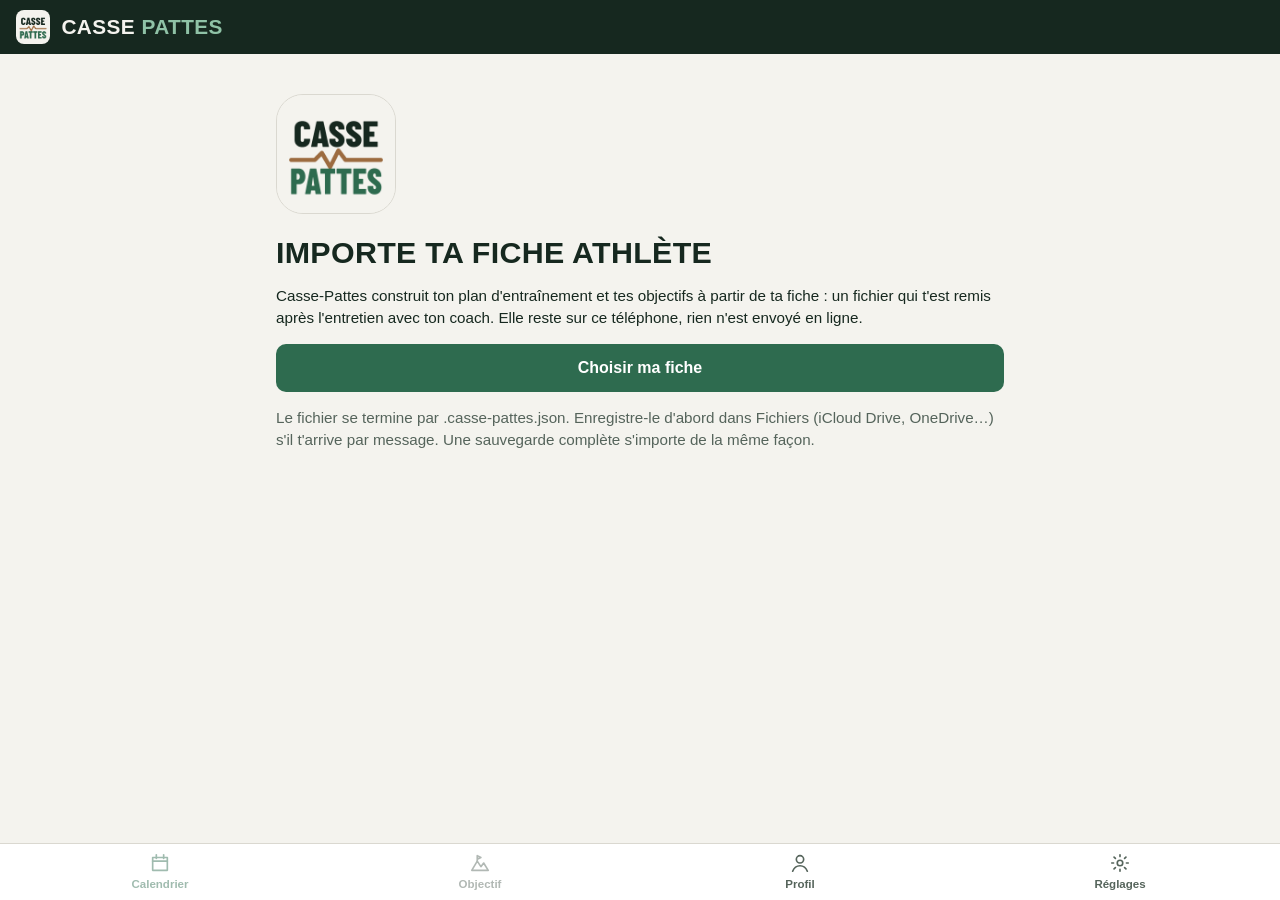
<file: docs/index.html>
<!doctype html>
<html lang="fr">
<head>
<meta charset="utf-8">
<meta name="viewport" content="width=device-width, initial-scale=1, viewport-fit=cover">
<title>Casse-Pattes</title>
<meta name="description" content="Plan d'entraînement trail, construit à partir de ta fiche athlète.">
<meta name="theme-color" content="#16281F">
<meta name="apple-mobile-web-app-capable" content="yes">
<meta name="mobile-web-app-capable" content="yes">
<meta name="apple-mobile-web-app-status-bar-style" content="black-translucent">
<meta name="apple-mobile-web-app-title" content="Casse-Pattes">
<link rel="manifest" href="manifest.webmanifest">
<link rel="apple-touch-icon" href="icons/icon-180.png">
<link rel="icon" href="icons/icon-192.png" type="image/png">
<link rel="stylesheet" href="css/tokens.css">
<link rel="stylesheet" href="css/app.css">
<script type="module" src="js/app.js"></script>
</head>
<body>
<header id="entete" class="entete"></header>
<div id="bandeaux" class="bandeaux"></div>
<main id="vue" class="contenu" tabindex="-1"></main>
<nav id="onglets" class="onglets" aria-label="Navigation principale"></nav>
<div id="volet" class="volet" hidden>
  <div id="volet-contenu" class="volet-contenu" role="dialog" aria-modal="true" aria-labelledby="seance-titre"></div>
</div>
<div id="messages" class="messages" aria-live="polite"></div>
<input type="file" id="fichier" hidden>
<noscript>Casse-Pattes a besoin de JavaScript.</noscript>
</body>
</html>
</file>
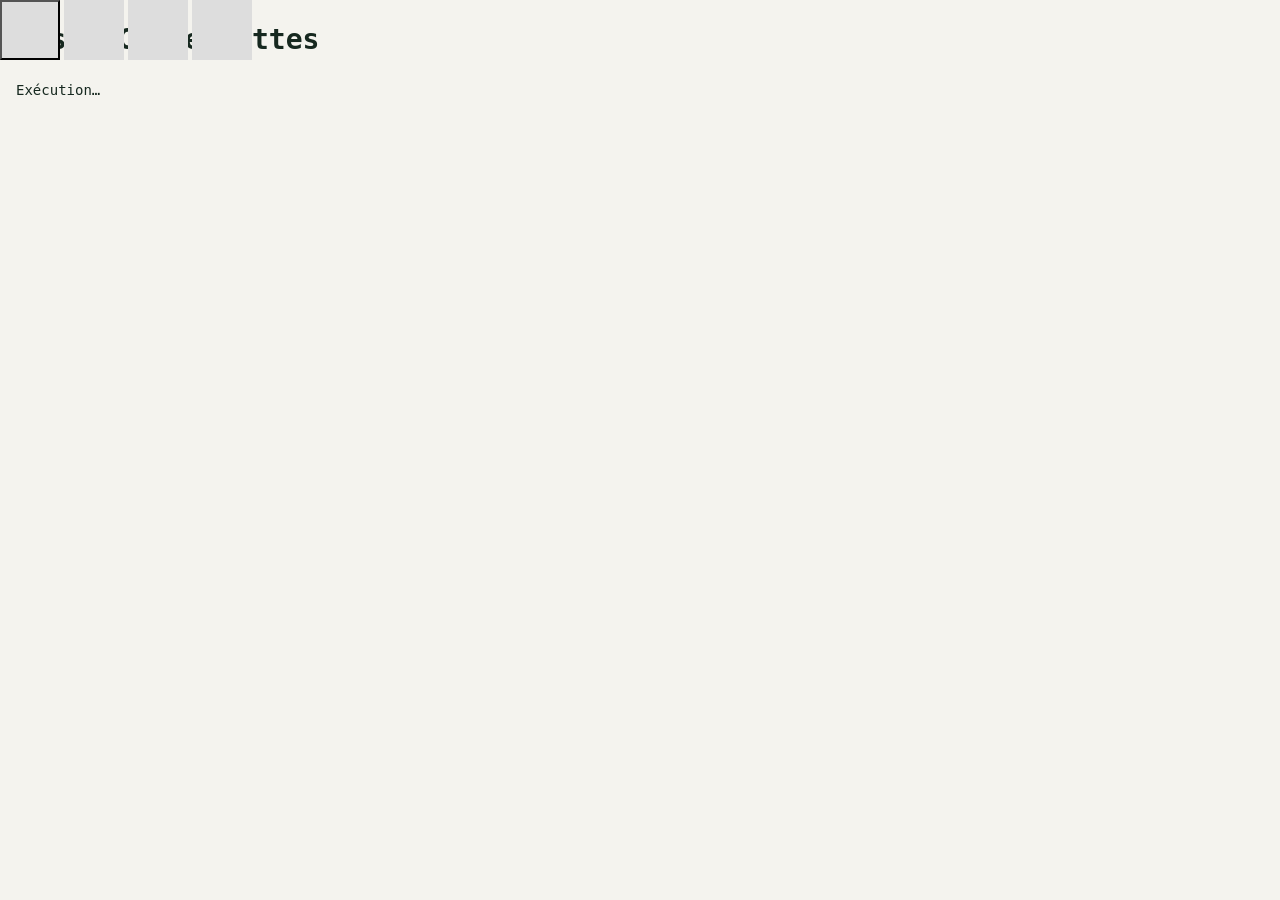
<file: DEV/tests/index.html>
<!doctype html>
<html lang="fr">
<head>
<meta charset="utf-8">
<title>Casse-Pattes — tests</title>
<style>body{font:14px/1.5 ui-monospace,Consolas,monospace;margin:16px;background:#F4F3EE;color:#16281F}</style>
</head>
<body>
<h1>Tests Casse-Pattes</h1>
<pre id="rapport">Exécution…</pre>
<script type="module">
import { executer } from "./harness.js";
import "./core.test.js";
import "./fiche.test.js";
import "./planner.test.js";
import "./ajustements.test.js";
import "./glisser.test.js";
import "./fiches-locales.test.js";
import "./app.test.js";
executer();
</script>
</body>
</html>
</file>
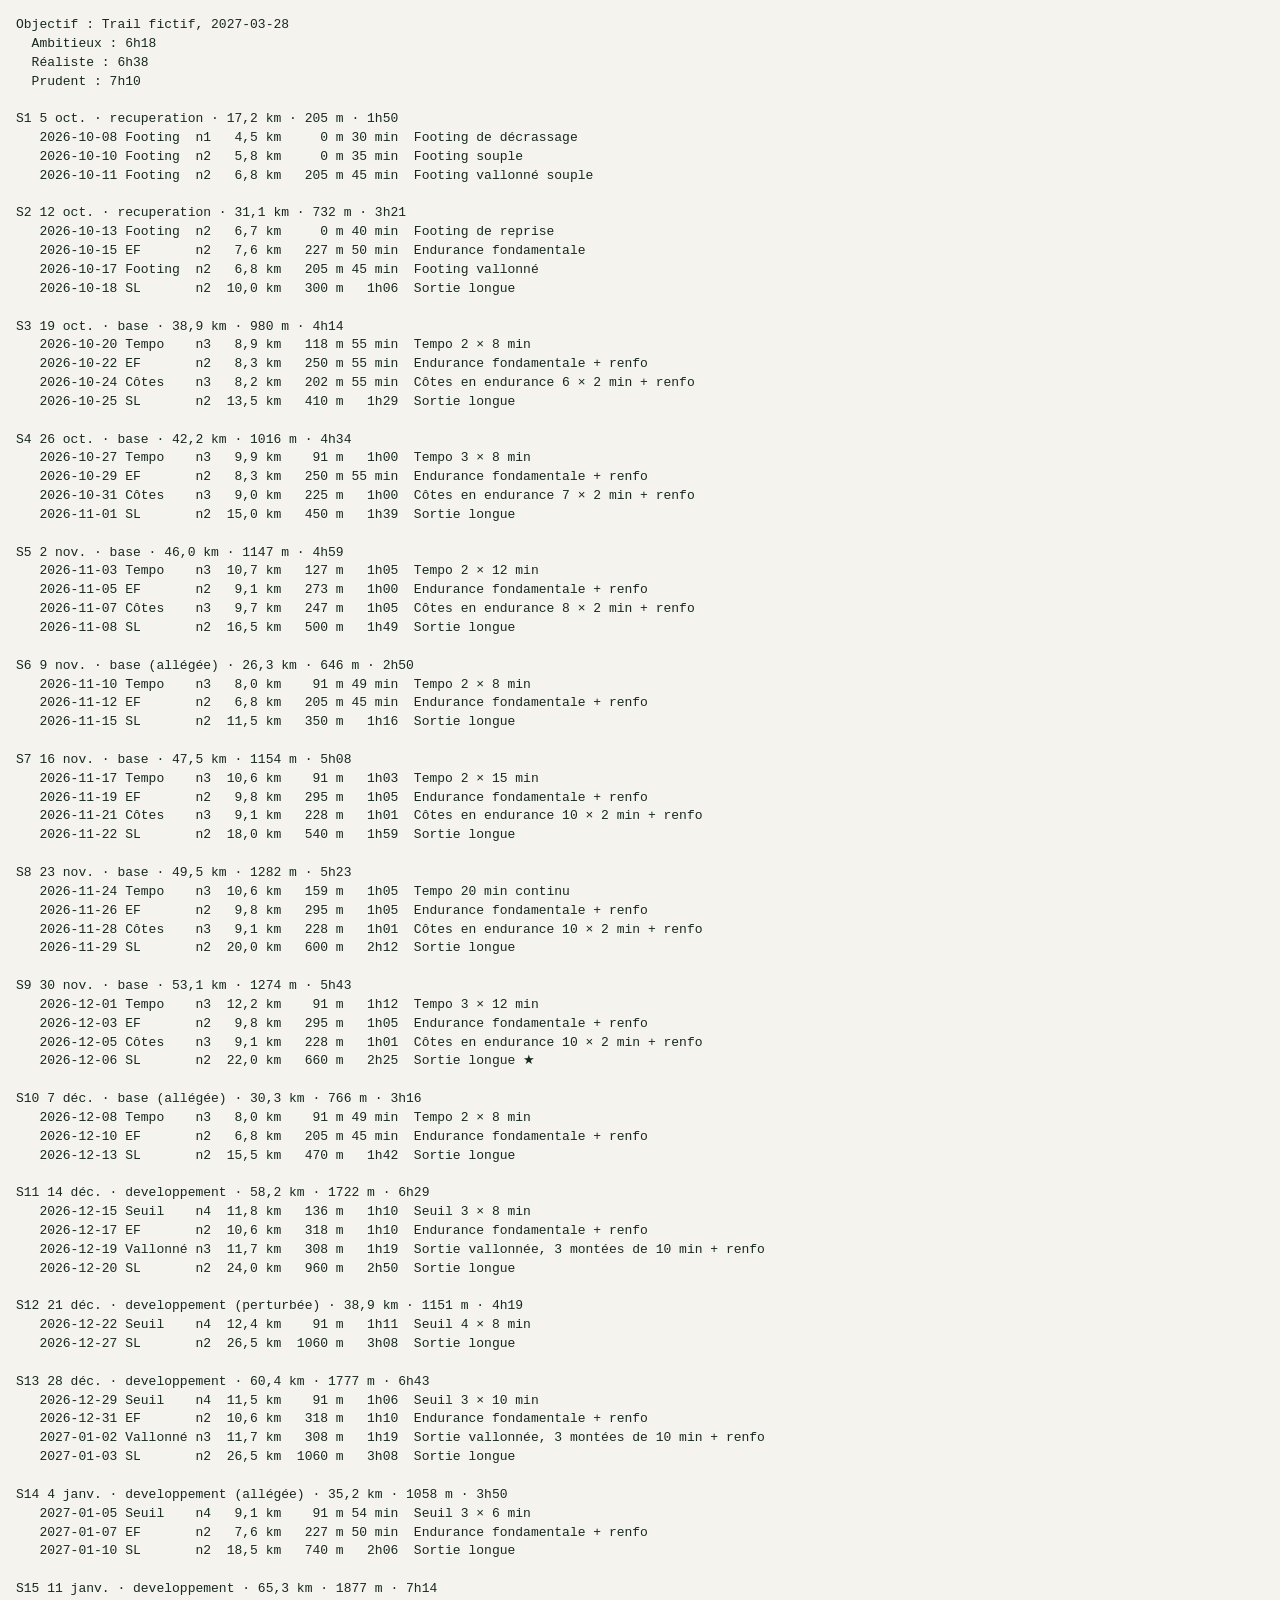
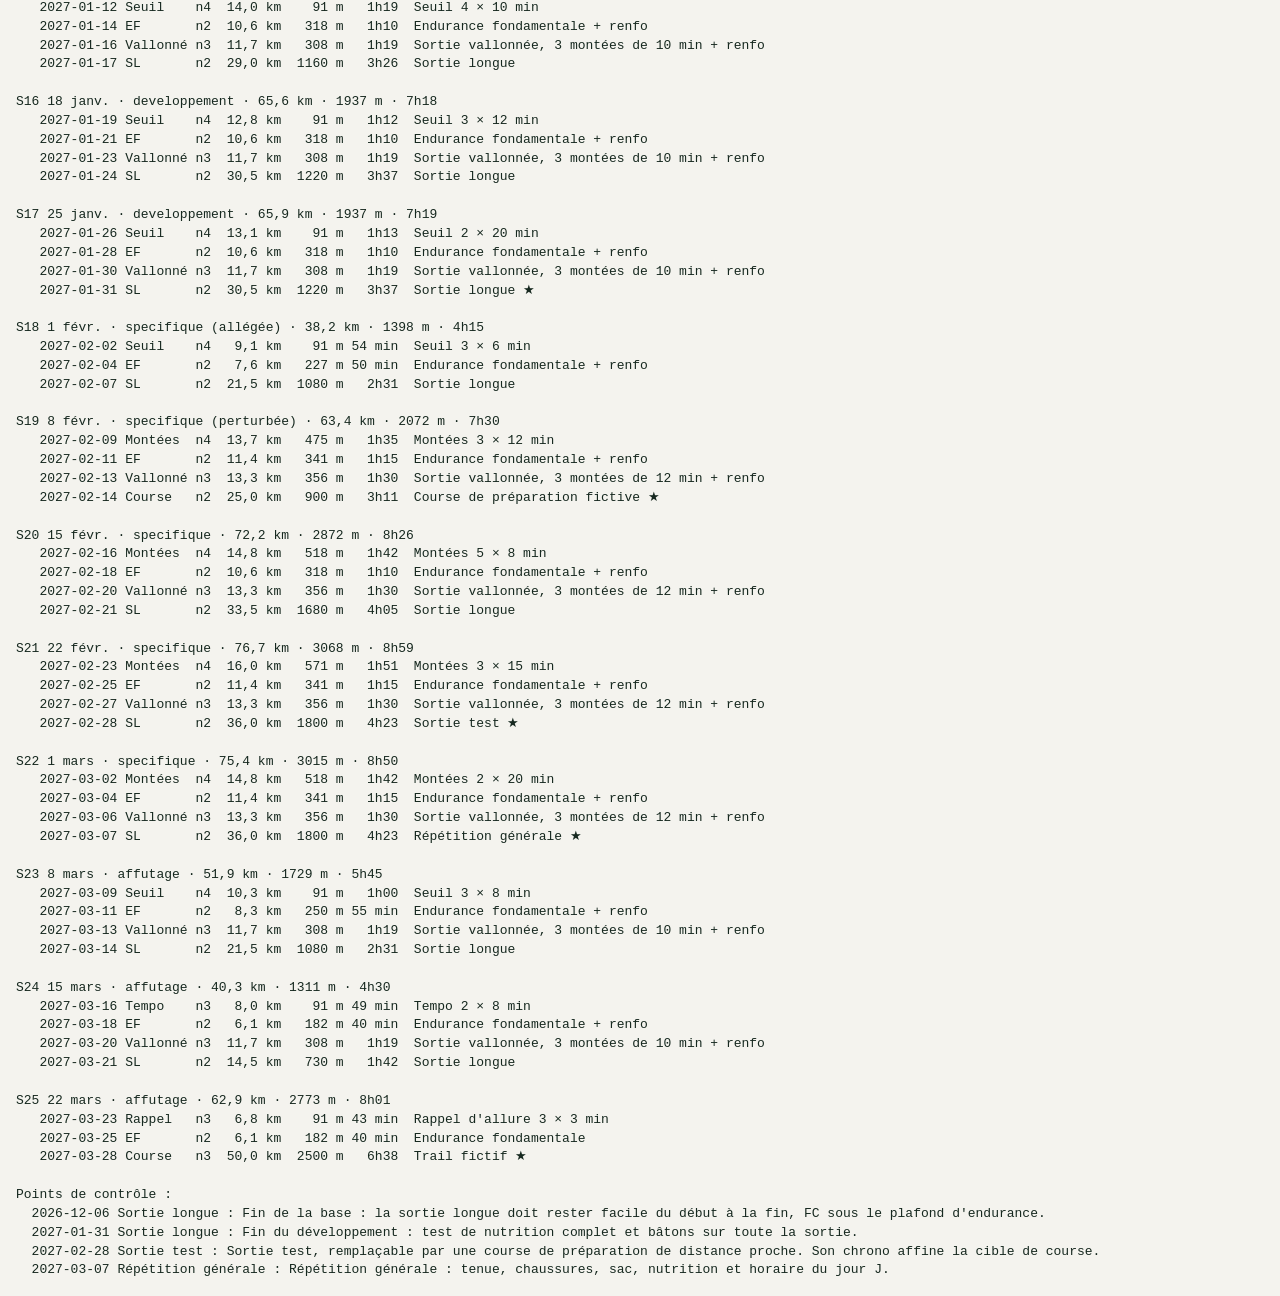
<file: DEV/tests/apercu-plan.html>
<!doctype html>
<html lang="fr">
<head>
<meta charset="utf-8">
<title>Casse-Pattes — aperçu texte d'un plan</title>
<style>body{font:13px/1.45 ui-monospace,Consolas,monospace;margin:16px;background:#F4F3EE;color:#16281F}</style>
</head>
<body>
<!-- Outil local : python DEV/tools/serve.py, puis /DEV/tests/apercu-plan.html?fiche=<nom du fichier>
     (fiches lues dans /fiches/, servi uniquement en local). Sans paramètre : fiche fictive. -->
<pre id="rapport">Calcul…</pre>
<script type="module">
import { validerFiche } from "../../docs/js/data/fiche.js";
import { genererPlan } from "../../docs/js/core/planner.js";
import { fmtKm, fmtDuree, fmtDateCourte } from "../../docs/js/core/units.js";

const nom = new URLSearchParams(location.search).get("fiche");
const url = nom ? `/fiches/${encodeURIComponent(nom)}` : "./fixtures/fiche-fictive.json";
const v = validerFiche(await (await fetch(url)).json());
const out = [];
if (!v.ok) out.push(...v.erreurs.map((e) => `${e.chemin} : ${e.message}`));
else {
  const plan = genererPlan(v.fiche);
  out.push(`Objectif : ${plan.objectif.nom}, ${plan.objectif.date}`);
  out.push(...plan.scenarios.map((s) => `  ${s.nom} : ${fmtDuree(s.temps)}`));
  for (const sem of plan.semaines) {
    out.push("", `S${sem.numero} ${fmtDateCourte(sem.lundi)} · ${sem.phase}${sem.allegee ? " (allégée)" : ""}${sem.perturbee ? " (perturbée)" : ""} · ${fmtKm(sem.totaux.distance)} km · ${Math.round(sem.totaux.dplus)} m · ${fmtDuree(sem.totaux.duree)}`);
    for (const s of sem.seances) {
      out.push(`   ${s.date} ${s.type.padEnd(8)} n${s.niveau} ${fmtKm(s.distance).padStart(5)} km ${String(s.dplus).padStart(5)} m ${fmtDuree(s.duree).padStart(6)}  ${s.titre}${s.renfo ? " + renfo" : ""}${s.cle ? " ★" : ""}`);
    }
  }
  out.push("", "Points de contrôle :", ...plan.pointsControle.map((p) => `  ${p.date} ${p.titre} : ${p.texte}`));
}
document.getElementById("rapport").textContent = out.join("\n");
</script>
</body>
</html>
</file>
<file: docs/css/tokens.css>
/* Palette Casse-Pattes (héritée de Coach Trail) — clair et sombre. */
:root {
  --papier: #F4F3EE;
  --carte: #FFFFFF;
  --encre: #16281F;
  --doux: #55645B;
  --trait: #DAD8D0;
  --sapin: #2E6B4F;
  --sapin-pale: #E4EDE7;
  --bistre: #9C6B3F;
  --bistre-pale: #F3E8DC;
  --alerte: #B03A2E;
  --alerte-pale: #F7E6E2;

  /* Intensité : clarté décroissante, pour rester lisible sans distinguer les teintes. */
  --n1: #B7D3C2;
  --n2: #4F8A6C;
  --n3: #D9963F;
  --n4: #A3301F;
  --n5: #5E1209;

  --rayon: 10px;
  --police: -apple-system, BlinkMacSystemFont, "Segoe UI", Roboto, sans-serif;
  --police-titre: "Barlow Condensed", "Arial Narrow", -apple-system, sans-serif;
  color-scheme: light;
}

@media (prefers-color-scheme: dark) {
  :root:not([data-theme="light"]) {
    --papier: #0F1A14;
    --carte: #18261E;
    --encre: #EEF0EA;
    --doux: #A9B5AD;
    --trait: #2B3B32;
    --sapin: #7DBB9B;
    --sapin-pale: #1E3329;
    --bistre: #D9A46F;
    --bistre-pale: #33281D;
    --alerte: #E8796B;
    --alerte-pale: #3A1E1A;
    --n1: #3F5E4D;
    --n2: #5E9A7C;
    --n3: #D9A46F;
    --n4: #E0604E;
    --n5: #FF9A8A;
    color-scheme: dark;
  }
}

:root[data-theme="dark"] {
  --papier: #0F1A14;
  --carte: #18261E;
  --encre: #EEF0EA;
  --doux: #A9B5AD;
  --trait: #2B3B32;
  --sapin: #7DBB9B;
  --sapin-pale: #1E3329;
  --bistre: #D9A46F;
  --bistre-pale: #33281D;
  --alerte: #E8796B;
  --alerte-pale: #3A1E1A;
  --n1: #3F5E4D;
  --n2: #5E9A7C;
  --n3: #D9A46F;
  --n4: #E0604E;
  --n5: #FF9A8A;
  color-scheme: dark;
}
</file>
<file: docs/css/app.css>
*, *::before, *::after { box-sizing: border-box; }
html, body { margin: 0; height: 100%; }
body {
  font: 16px/1.45 var(--police);
  background: var(--papier);
  color: var(--encre);
  -webkit-font-smoothing: antialiased;
  -webkit-tap-highlight-color: transparent;
  font-variant-numeric: tabular-nums;
}
body.volet-ouvert { overflow: hidden; }
button, input, select { font: inherit; color: inherit; }
a { color: var(--sapin); }
:focus-visible { outline: 2px solid var(--bistre); outline-offset: 2px; }
h1, h2, h3 { margin: 0; line-height: 1.2; }
.visuellement-cache { position: absolute; width: 1px; height: 1px; overflow: hidden; clip: rect(0 0 0 0); white-space: nowrap; }
.discret { color: var(--doux); font-size: .82rem; }

/* ---------- cadre ---------- */
.entete {
  position: sticky; top: 0; z-index: 10;
  display: flex; align-items: center; justify-content: space-between; gap: 12px;
  padding: calc(10px + env(safe-area-inset-top)) 16px 10px;
  background: var(--encre); color: var(--papier);
}
@media (prefers-color-scheme: dark) { .entete { background: #0A120E; color: #EEF0EA; } }
.marque { font: 800 1.3rem/1 var(--police-titre); letter-spacing: .02em; text-transform: uppercase; display: flex; align-items: center; gap: .3em; }
.marque-logo { width: 34px; height: 34px; border-radius: 8px; margin-right: .25em; }
.marque-casse { color: inherit; }
.marque-pattes { color: #8FC2A6; }
.athlete, .athlete-choix select {
  background: transparent; border: 1px solid rgba(244, 243, 238, .35); color: inherit;
  border-radius: 999px; padding: 6px 14px; min-height: 36px; font-size: .9rem; font-weight: 600;
}
.athlete-choix select option { color: #16281F; }

.bandeaux { max-width: 760px; margin: 0 auto; padding: 0 16px; }
.bandeau { border-radius: var(--rayon); padding: 12px 14px; margin-top: 12px; font-size: .9rem; }
.bandeau.alerte { background: var(--alerte-pale); border: 1px solid var(--alerte); }
.bandeau.info { background: var(--sapin-pale); border: 1px solid var(--sapin); }
.bandeau ul { margin: 6px 0 0; padding-left: 20px; }

.contenu { max-width: 760px; margin: 0 auto; padding: 16px 16px calc(96px + env(safe-area-inset-bottom)); outline: none; }

.onglets {
  position: fixed; left: 0; right: 0; bottom: 0; z-index: 20;
  display: grid; grid-template-columns: repeat(4, minmax(0, 1fr));
  background: var(--carte); border-top: 1px solid var(--trait);
  padding-bottom: env(safe-area-inset-bottom);
}
.onglet {
  display: flex; flex-direction: column; align-items: center; justify-content: center; gap: 2px;
  min-height: 56px; color: var(--doux); text-decoration: none; font-size: .72rem; font-weight: 600;
}
.onglet[aria-current="page"] { color: var(--sapin); }
.onglet[aria-disabled="true"] { opacity: .45; }

/* ---------- éléments communs ---------- */
.vue h1 { font: 800 1.9rem/1.1 var(--police-titre); text-transform: uppercase; letter-spacing: .01em; }
.vue h2 { font-size: 1.02rem; font-weight: 700; margin-bottom: 8px; }
.sous-titre { color: var(--doux); font-size: .88rem; margin: 4px 0 0; }
.bloc { margin-top: 22px; }
.bloc h3 { font-size: .72rem; text-transform: uppercase; letter-spacing: .05em; color: var(--doux); margin-bottom: 8px; }
.bouton {
  display: block; width: 100%; min-height: 48px; margin-top: 10px; padding: 12px 16px;
  border: none; border-radius: var(--rayon); background: var(--sapin); color: #fff; font-weight: 700; cursor: pointer;
}
@media (prefers-color-scheme: dark) { .bouton { color: #0F1A14; } }
.bouton.secondaire { background: var(--carte); color: var(--sapin); border: 1px solid var(--trait); }
.bouton.danger { background: var(--carte); color: var(--alerte); border: 1px solid var(--alerte); }
.bouton:disabled { opacity: .5; }
.lien { background: none; border: none; padding: 0; color: var(--sapin); font-weight: 700; text-decoration: underline; cursor: pointer; min-height: 44px; }
.puce {
  min-height: 44px; padding: 8px 14px; border-radius: 999px; border: 1px solid var(--sapin);
  background: var(--carte); color: var(--sapin); font-weight: 600; cursor: pointer;
}
.ligne { display: flex; justify-content: space-between; align-items: baseline; gap: 12px; padding: 9px 0; border-bottom: 1px solid var(--trait); font-size: .92rem; }
.ligne span em { display: block; font-style: normal; color: var(--doux); font-size: .76rem; }
.ligne b { white-space: nowrap; }
.ligne b.ok { color: var(--sapin); }
.ligne b.ko { color: var(--alerte); }
.encadre { background: var(--sapin-pale); border-radius: var(--rayon); padding: 10px 12px; font-size: .9rem; margin-top: 8px; }
.encadre.attention { background: var(--bistre-pale); }
.encadre.cle { background: var(--sapin-pale); font-weight: 600; }
.liste { margin: 0; padding-left: 20px; font-size: .9rem; }
.liste li { margin: 4px 0; }
.chiffres {
  display: grid; grid-template-columns: repeat(3, minmax(0, 1fr)); gap: 1px; margin-top: 16px;
  background: var(--trait); border: 1px solid var(--trait); border-radius: var(--rayon); overflow: hidden;
}
.chiffre { background: var(--carte); padding: 10px 6px; text-align: center; }
.chiffre b { display: block; font-size: 1.15rem; }
.chiffre span { font-size: .72rem; color: var(--doux); }
.pastille { display: inline-block; width: 12px; height: 12px; border-radius: 3px; background: var(--niveau, var(--n2)); vertical-align: -1px; }
.n1 { --niveau: var(--n1); } .n2 { --niveau: var(--n2); } .n3 { --niveau: var(--n3); } .n4 { --niveau: var(--n4); } .n5 { --niveau: var(--n5); }

/* ---------- calendrier ---------- */
.compte { display: flex; gap: 14px; align-items: center; background: var(--carte); border: 1px solid var(--trait); border-radius: var(--rayon); padding: 12px 14px; }
.compte-jours b { font: 800 2.1rem/1 var(--police-titre); color: var(--bistre); }
.compte-texte { display: flex; flex-direction: column; font-size: .82rem; color: var(--doux); min-width: 0; }
.compte-texte strong { color: var(--encre); font-size: .95rem; }
.compte-phase { color: var(--sapin); font-weight: 600; }
.mois-nav { display: flex; align-items: center; justify-content: space-between; margin: 18px 0 6px; }
.mois-nav h1 { font: 800 1.5rem/1 var(--police-titre); text-transform: uppercase; }
.nav-mois { width: 44px; height: 44px; border-radius: 50%; border: 1px solid var(--trait); background: var(--carte); display: grid; place-items: center; cursor: pointer; }
.nav-mois:disabled { opacity: .35; }
.retour-aujourdhui { display: block; margin: -4px auto 4px; font-size: .85rem; }
.jours-entete, .semaine { display: grid; grid-template-columns: repeat(7, minmax(0, 1fr)); gap: 3px; }
.jours-entete span { text-align: center; font-size: .72rem; font-weight: 700; color: var(--doux); padding: 4px 0; }
.semaine { margin-top: 3px; }
.case {
  position: relative; min-height: 70px; padding: 4px 3px 5px; border-radius: 7px;
  display: flex; flex-direction: column; align-items: flex-start; gap: 1px; overflow: hidden;
  background: transparent; border: 1px solid transparent; text-align: left; font-size: .66rem; line-height: 1.2;
}
button.case { background: var(--carte); border-color: var(--trait); border-top: 5px solid var(--niveau); cursor: pointer; }
button.case:active { transform: scale(.97); }
.case-num { font-size: .72rem; font-weight: 700; color: var(--doux); }
.case-type { font-weight: 800; font-size: .7rem; color: var(--encre); max-width: 100%; white-space: nowrap; overflow: hidden; text-overflow: ellipsis; }
.case-km { font-weight: 600; }
.case-dp { color: var(--doux); }
.case-cle { position: absolute; top: 2px; right: 4px; font-size: .7rem; color: var(--bistre); }
.case-faite { position: absolute; bottom: 3px; left: 4px; width: 15px; height: 15px; border-radius: 50%; background: var(--sapin); color: #fff; font-size: .62rem; font-weight: 800; display: grid; place-items: center; }
.case.faite.passe:not(.hors-mois) { opacity: 1; }
.case-renfo { position: absolute; bottom: 5px; right: 5px; width: 6px; height: 6px; border-radius: 50%; background: var(--bistre); }
.case.repos { background: repeating-linear-gradient(-45deg, transparent 0 5px, var(--trait) 5px 6px); opacity: .55; }
.case.hors-mois { opacity: .38; }
.case.passe:not(.hors-mois) { opacity: .7; }
.case.aujourdhui { outline: 2.5px solid var(--bistre); outline-offset: -1px; opacity: 1; }
.case.aujourdhui .case-num { color: var(--bistre); }
.case.deplacee { border-style: dashed; border-top-style: solid; }
/* glissé d'une séance (ui/glisser.js) */
.grille { -webkit-touch-callout: none; -webkit-user-select: none; user-select: none; }
.grille.glisse-actif .case:not(.cible):not(.source) { opacity: .3; }
.case.source { opacity: .35; }
.case.cible { outline: 2px dashed var(--sapin); outline-offset: -2px; opacity: 1; }
.case.survol { background: var(--sapin-pale); outline-style: solid; }
.case.fantome { position: fixed; left: 0; top: 0; z-index: 70; margin: 0; pointer-events: none; box-shadow: 0 8px 24px rgba(0, 0, 0, .25); opacity: .95; }
button.case.course { background: var(--encre); color: var(--papier); border-color: var(--encre); border-top-color: var(--alerte); }
button.case.course .case-type, button.case.course .case-num, button.case.course .case-dp { color: var(--papier); }
.resume { display: flex; justify-content: space-between; gap: 8px; flex-wrap: wrap; padding: 4px 2px 8px; font-size: .72rem; color: var(--doux); border-bottom: 1px solid var(--trait); }
.bilan { color: var(--doux); margin-right: 6px; }
.bilan.complet { color: var(--sapin); }
.resume.courante .resume-phase { color: var(--sapin); font-weight: 700; }
.semaine.allegee + .resume .resume-phase { color: var(--bistre); }
.legende { display: flex; flex-wrap: wrap; gap: 6px 14px; margin-top: 14px; font-size: .75rem; color: var(--doux); }
.legende-item { display: inline-flex; align-items: center; gap: 5px; }
.pastille-renfo { display: inline-block; width: 7px; height: 7px; border-radius: 50%; background: var(--bistre); }

@media (min-width: 600px) {
  .case { min-height: 92px; font-size: .78rem; padding: 6px; }
  .case-type { font-size: .82rem; }
}

/* ---------- volet séance ---------- */
.volet { position: fixed; inset: 0; z-index: 50; background: rgba(10, 18, 14, .55); display: flex; align-items: flex-end; justify-content: center; }
.volet[hidden] { display: none; }
.volet-contenu {
  width: 100%; max-width: 760px; max-height: 90vh; overflow-y: auto; -webkit-overflow-scrolling: touch;
  background: var(--papier); border-radius: 16px 16px 0 0;
  padding: 18px 16px calc(28px + env(safe-area-inset-bottom));
}
.seance-entete { display: flex; justify-content: space-between; align-items: flex-start; gap: 12px; }
.seance-entete h2 { font: 800 1.55rem/1.1 var(--police-titre); text-transform: uppercase; }
.fermer { flex: none; width: 44px; height: 44px; border-radius: 50%; border: 1px solid var(--trait); background: var(--carte); display: grid; place-items: center; cursor: pointer; }
.intensite { display: flex; align-items: center; gap: 8px; margin: 12px 0 0; font-size: .88rem; font-weight: 600; }
.ngp { background: var(--sapin-pale); border-radius: var(--rayon); padding: 10px 12px; }
.ngp b { font-size: 1.6rem; color: var(--sapin); }
.ngp span { display: block; font-size: .76rem; color: var(--doux); margin-top: 2px; }
.etape { display: grid; grid-template-columns: 4.2rem 1fr; gap: 10px; padding: 9px 0; border-bottom: 1px solid var(--trait); font-size: .9rem; }
.etape-duree { font-weight: 700; color: var(--bistre); }
.etape-duree small { display: block; font-weight: 600; color: var(--doux); font-size: .75rem; }
.etape-groupe { display: flex; flex-direction: column; gap: 8px; }
.etape-texte em { display: block; font-style: normal; color: var(--doux); font-size: .8rem; margin-top: 2px; }
.ngp-mini { display: inline-block; margin-left: 6px; padding: 0 5px; border-radius: 4px; background: var(--sapin-pale); color: var(--sapin); font-size: .72rem; font-weight: 700; }
.alternative { background: var(--carte); border: 1px solid var(--trait); border-radius: var(--rayon); padding: 10px 12px; margin-top: 8px; display: flex; flex-direction: column; font-size: .9rem; }
.alternative em { font-style: normal; color: var(--doux); font-size: .82rem; }
.exercice { border-bottom: 1px solid var(--trait); padding: 4px 0; }
.exercice summary { display: flex; justify-content: space-between; gap: 10px; min-height: 44px; align-items: center; cursor: pointer; font-weight: 600; font-size: .92rem; }
.exercice summary b { color: var(--bistre); white-space: nowrap; font-size: .82rem; }
.exercice p { margin: 4px 0 8px; font-size: .86rem; }
.exercice .eviter { color: var(--alerte); }
.jours-libres { display: flex; flex-wrap: wrap; gap: 8px; }
.bouton.valider { margin-top: 14px; }
.validee { display: flex; justify-content: space-between; align-items: center; gap: 12px; margin-top: 14px; padding: 8px 12px; border-radius: var(--rayon); background: var(--sapin-pale); color: var(--sapin); }
.validee em { display: block; font-style: normal; font-size: .8rem; color: var(--doux); }

/* ---------- allures et zones ---------- */
.ligne-saisie { display: flex; justify-content: space-between; align-items: center; gap: 12px; padding: 7px 0; border-bottom: 1px solid var(--trait); font-size: .92rem; }
.ligne-saisie em { display: block; font-style: normal; color: var(--doux); font-size: .76rem; }
.allure-saisie { display: flex; align-items: center; gap: 4px; white-space: nowrap; }
.allure-saisie small { color: var(--doux); margin-left: 2px; }
.saisie {
  width: 3.4rem; min-height: 44px; text-align: center; font-size: 1.05rem; font-weight: 700;
  background: var(--carte); border: 1px solid var(--trait); border-radius: 8px; padding: 0 4px;
}
.saisie:focus { outline: 2px solid var(--sapin); outline-offset: 1px; }
.zone-fin { min-width: 3.4rem; color: var(--doux); font-weight: 600; font-size: .86rem; }
.menu-entree {
  width: 100%; display: flex; justify-content: space-between; align-items: center; gap: 12px; text-align: left; cursor: pointer;
  min-height: 56px; background: var(--carte); border: 1px solid var(--trait); border-radius: var(--rayon); padding: 10px 12px;
}
.menu-entree em { display: block; font-style: normal; color: var(--doux); font-size: .8rem; margin-top: 2px; }
.menu-entree svg { flex: none; color: var(--doux); }
.recherche { width: 100%; min-height: 44px; margin-top: 14px; padding: 0 12px; font-size: 1rem; background: var(--carte); border: 1px solid var(--trait); border-radius: var(--rayon); }
.lexique { margin: 0; }
.lexique dt { font-weight: 800; margin-top: 10px; }
.lexique dd { margin: 2px 0 0; padding-bottom: 10px; border-bottom: 1px solid var(--trait); font-size: .9rem; color: var(--encre); }
.apercu-temps { font-weight: 700; color: var(--sapin); margin-top: 8px; }
.ajustements .bouton { margin-top: 12px; }

/* ---------- objectif ---------- */
.scenario { background: var(--carte); border: 1px solid var(--trait); border-radius: var(--rayon); padding: 12px; margin-top: 8px; }
.scenario.retenu { border: 2px solid var(--sapin); }
.scenario p { margin: 4px 0 0; font-size: .86rem; }
.scenario-tete { display: flex; justify-content: space-between; align-items: baseline; }
.scenario-temps { font: 800 1.6rem/1 var(--police-titre); }
.frise { list-style: none; margin: 0; padding: 0 0 0 16px; border-left: 2px solid var(--trait); }
.frise li { position: relative; padding: 0 0 14px; font-size: .9rem; }
.frise li::before { content: ""; position: absolute; left: -22px; top: 6px; width: 10px; height: 10px; border-radius: 50%; background: var(--trait); }
.frise li.faite::before { background: var(--sapin); }
.frise li.en-cours::before { background: var(--bistre); box-shadow: 0 0 0 4px var(--bistre-pale); }
.frise li p { margin: 2px 0 0; color: var(--doux); font-size: .84rem; }
.controle {
  width: 100%; display: grid; grid-template-columns: 4rem 1fr; gap: 10px; text-align: left; cursor: pointer;
  background: var(--carte); border: 1px solid var(--trait); border-radius: var(--rayon); padding: 10px 12px; margin-top: 8px; font-size: .88rem;
}
.controle-date { font-weight: 800; color: var(--bistre); }
.controle em { display: block; font-style: normal; color: var(--doux); font-size: .82rem; margin-top: 2px; }

/* ---------- accueil ---------- */
.vue-accueil { text-align: left; padding-top: 24px; }
.accueil-logo { display: block; width: 120px; height: 120px; border-radius: 27px; border: 1px solid var(--trait); margin-bottom: 22px; }
.vue-accueil p { font-size: .95rem; }

/* ---------- messages ---------- */
.messages { position: fixed; left: 50%; bottom: calc(76px + env(safe-area-inset-bottom)); transform: translateX(-50%); z-index: 60; display: flex; flex-direction: column; gap: 6px; width: max-content; max-width: calc(100% - 32px); }
.message { background: var(--encre); color: var(--papier); padding: 10px 16px; border-radius: 8px; font-size: .88rem; text-align: center; }

@media (prefers-reduced-motion: no-preference) {
  .volet:not([hidden]) .volet-contenu { animation: monter .2s ease-out; }
  @keyframes monter { from { transform: translateY(30px); opacity: .6; } to { transform: none; opacity: 1; } }
}
</file>
